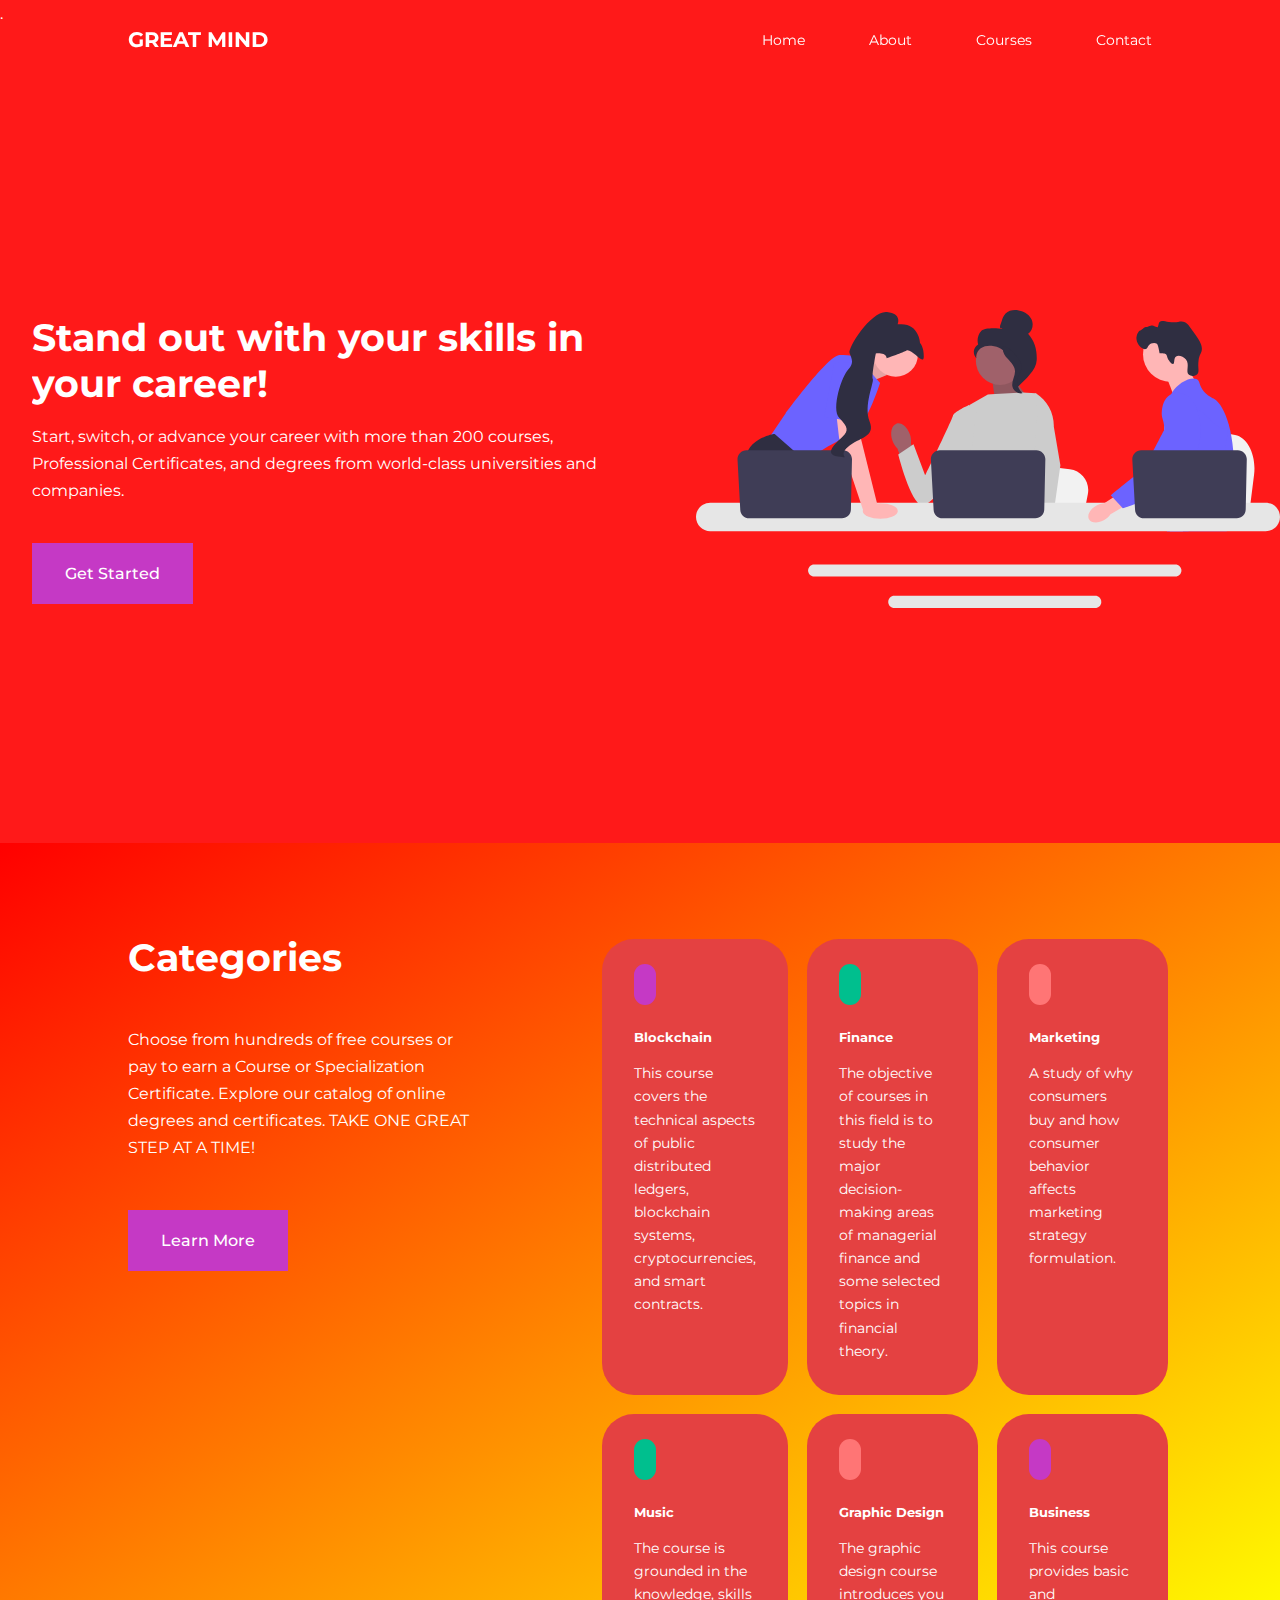
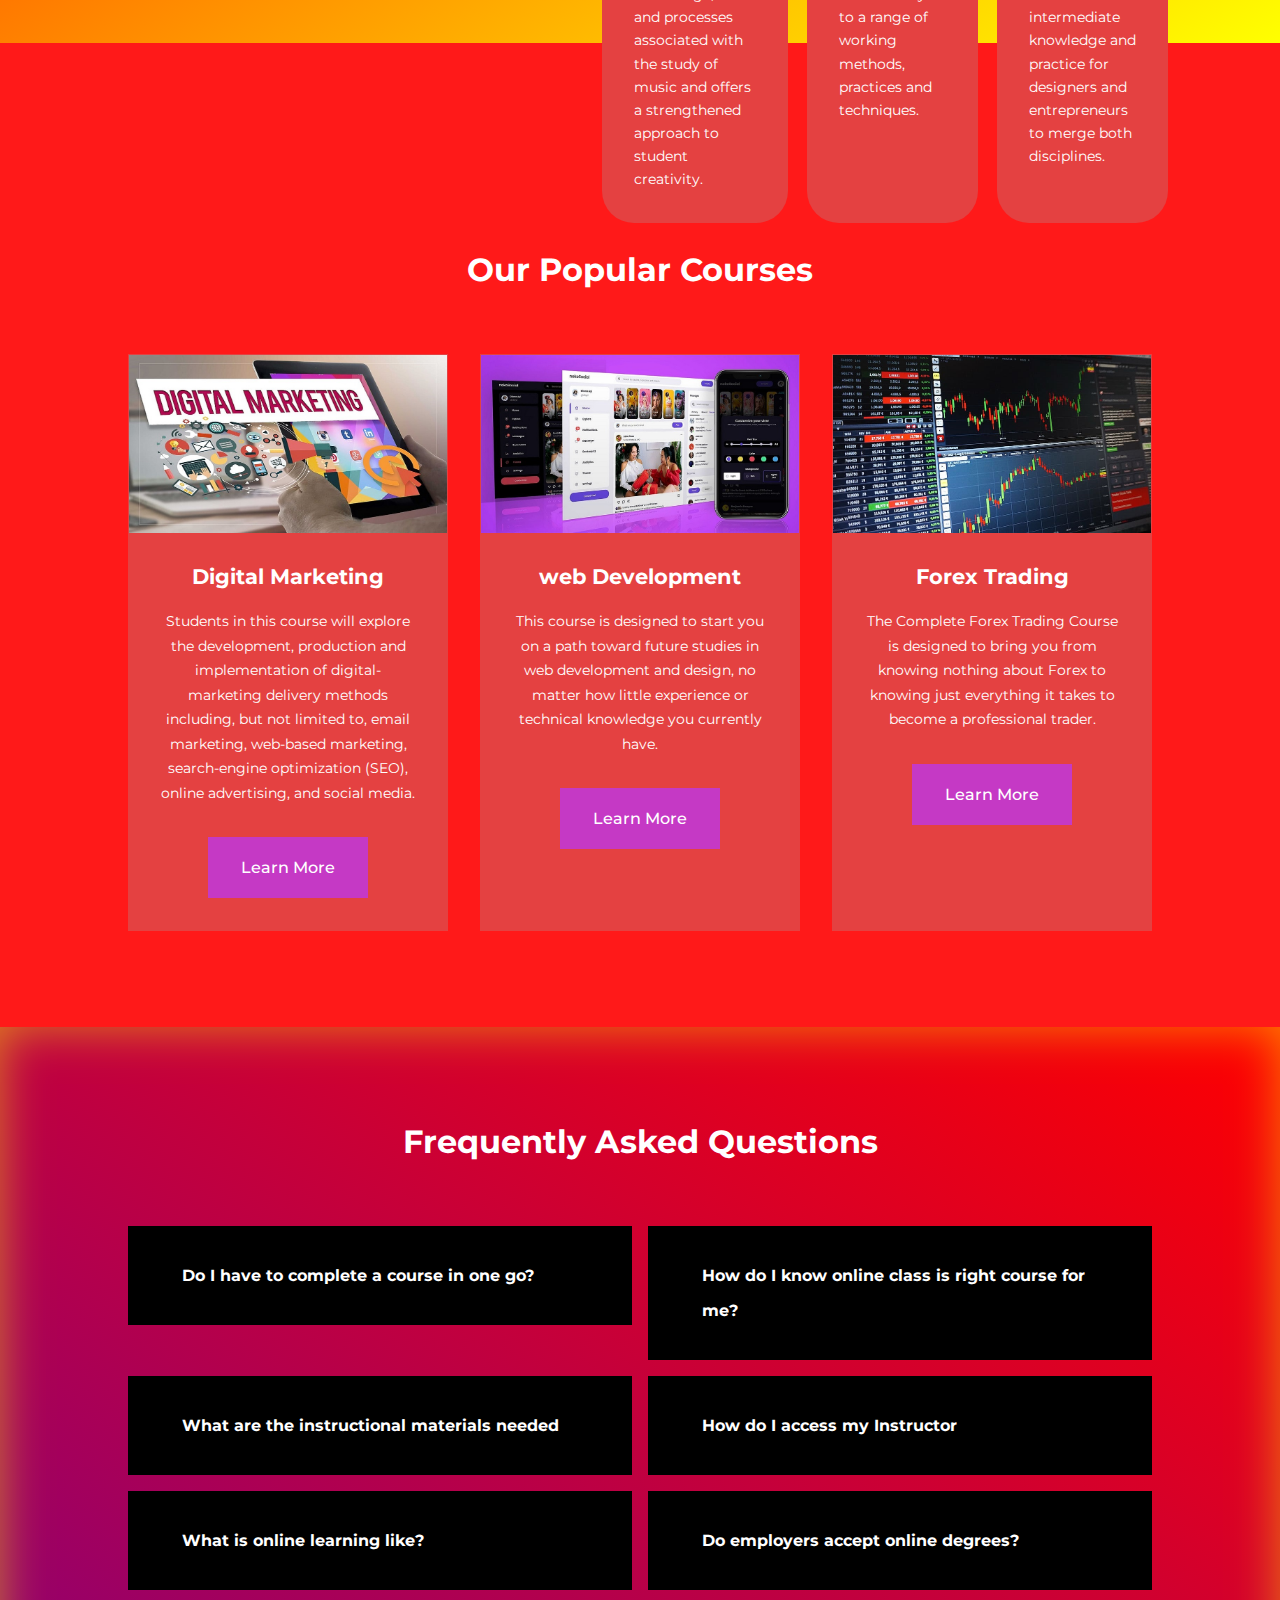
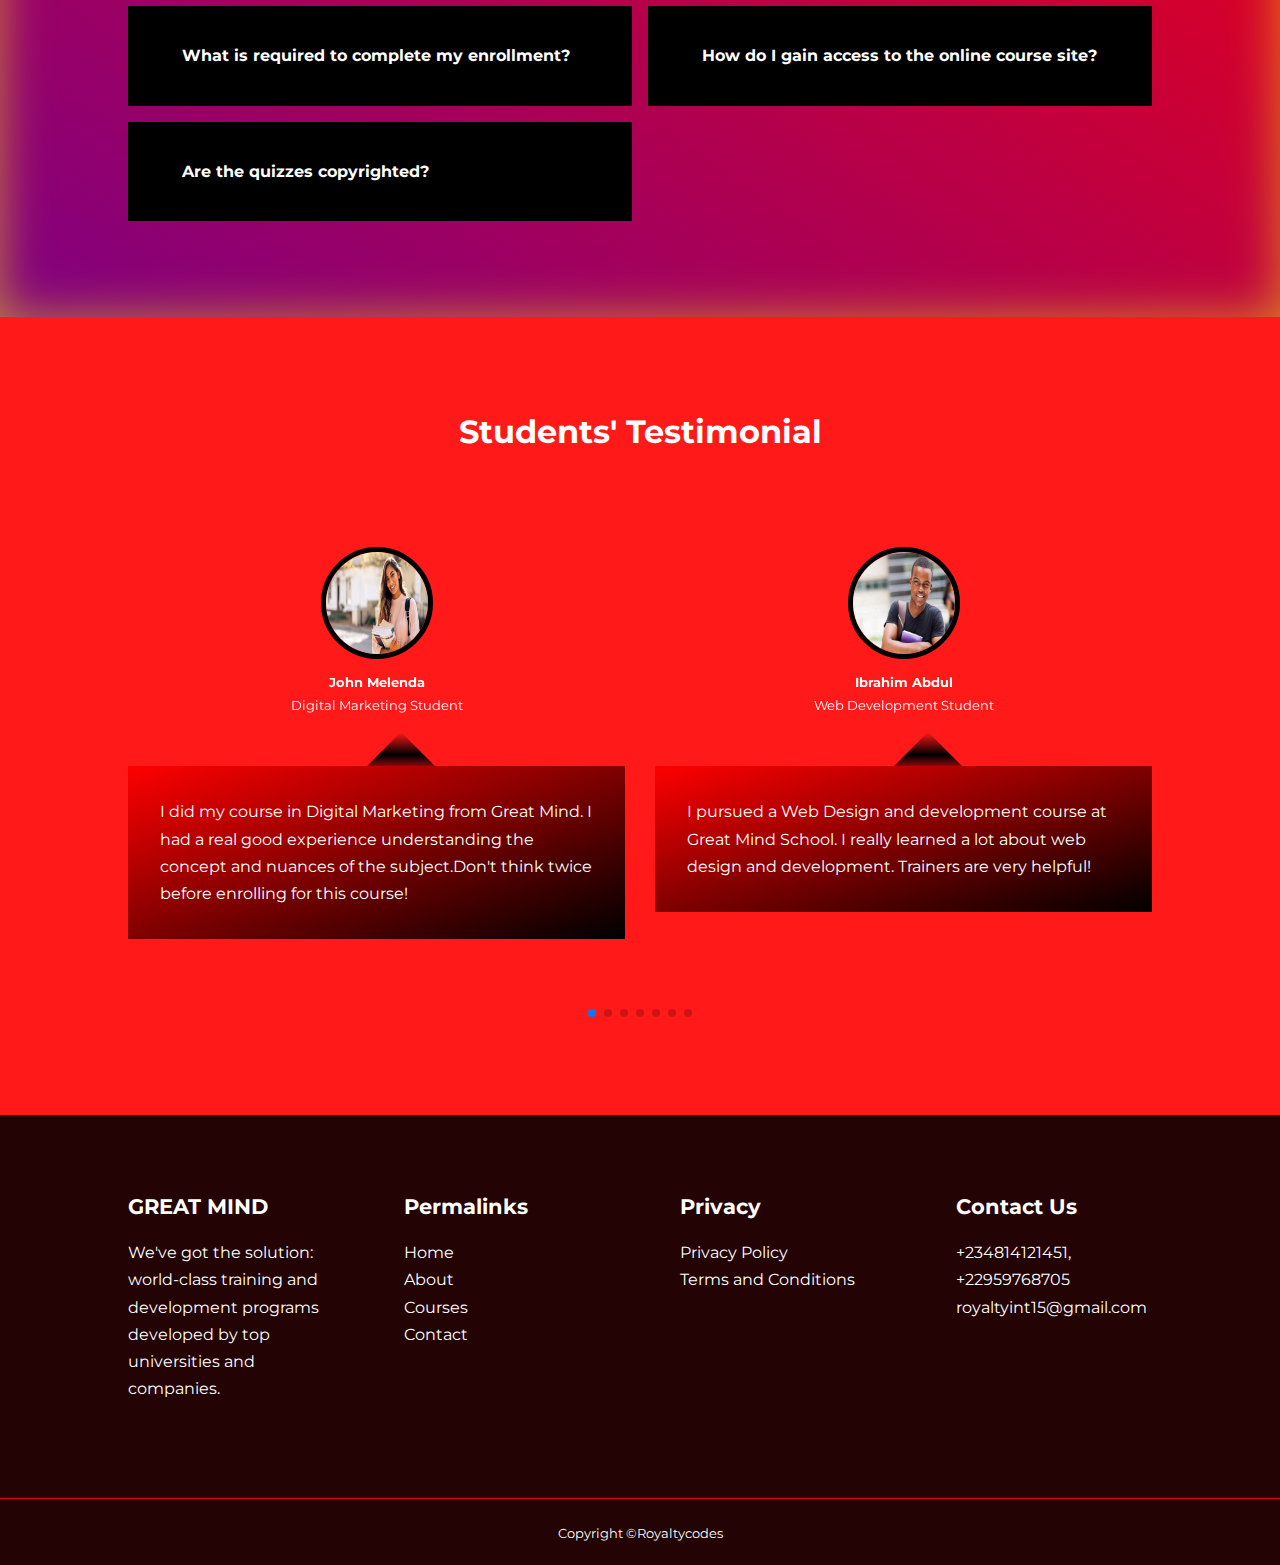
<file: index.html>
<!DOCTYPE html>
<html lang="en">
<head>
    <meta charset="UTF-8">
    <meta http-equiv="X-UA-Compatible" content="IE=edge">
    <meta name="viewport" content="width=device-width, initial-scale=1.0">
    <title>Great Mind School</title>

    <!-- ICON SCOUT-->
    <link rel="stylesheet" href="https://unicons.iconscout.com/release/v4.0.0/css/line.css">.

    <!--GOOGLE FONT-->
    <link rel="preconnect" href="https://fonts.googleapis.com">
<link rel="preconnect" href="https://fonts.gstatic.com" crossorigin>
<link href="https://fonts.googleapis.com/css2?family=Montserrat:wght@300;400;500;600;700;800;900&family=Ubuntu&display=swap" rel="stylesheet">

<!--SWIPER JS-->
<link
  rel="stylesheet"
  href="https://cdn.jsdelivr.net/npm/swiper@8/swiper-bundle.min.css"
/>



    <!--CSS-->
    <link rel="stylesheet" href="css/style.css">

    <!--ICON-->
<link rel="icon" href="fav.ico?v=2">
</head>
<body>
    <!--NAV BAR-->
    <nav>
        <div class="container nav__container">
            <a href="index.html"><h4>GREAT MIND</h4></a>
            <ul class="nav__menu">
                <li><a href="index.html">Home</a></li>
                <li><a href="about.html">About</a></li>
                <li><a href="course.html">Courses</a></li>
                <li><a href="contact.html">Contact</a></li>
            </ul>
             <button id="open-menu-btn"><i class="uil uil-bars"></i></button >
             <button id="close-menu-btn"><i class="uil uil-multiply"></i></button>
        </div>
    </nav>

    <!--HEADER-->
    <header>
        <div class="header__container">
           <div class="header__left">
               <h1>Stand out with your skills in your career!</h1>
               <p>Start, switch, or advance your career with more than 200 courses, Professional Certificates, and degrees from world-class universities and companies.</p>
               <a href="course.html" class="btn btn-primary">Get Started</a>
           </div>
           <div class="header__right">
                <div class="header__right-image">
                    <img src="./images/header-right.svg" alt="" >
                </div>
           </div>
    </div>
    </header>

<!--CATEGORIES-->
    <section class="categories" id="grad">
        <div class="container categories__container">
            <div class="categories__left">
                <h1>Categories</h1>
                <p>Choose from hundreds of free courses or pay to earn a Course or Specialization Certificate. Explore our catalog of online degrees and certificates. TAKE ONE GREAT STEP AT A TIME!</p>
                <a href="" class="btn">Learn More</a>
            </div>
            <div class="categories__right">
                <articles class="category">
                    <span class="category__icon"><i class="uil uil-bitcoin-circle"></i></span>
                    <h5>Blockchain</h5>
                    <p>This course covers the technical aspects of public distributed ledgers, blockchain systems, cryptocurrencies, and smart contracts.</p>
                </articles>
                <articles class="category">
                    <span class="category__icon"><i class="uil uil-usd-circle"></i></span>
                    <h5>Finance</h5>
                    <p>The objective of courses in this field is to study the major decision-making areas of managerial finance and some selected topics in financial theory.</p>
                </articles>
                <articles class="category">
                    <span class="category__icon"><i class="uil uil-megaphone"></i></span>
                    <h5>Marketing</h5>
                    <p>A study of why consumers buy and how consumer behavior affects marketing strategy formulation.</p>
                </articles>
                <articles class="category">
                    <span class="category__icon"><i class="uil uil-music"></i></span>
                    <h5>Music</h5>
                    <p>The course is grounded in the knowledge, skills and processes associated with the study of music and offers a strengthened approach to student creativity.</p>
                </articles>
                <articles class="category">
                    <span class="category__icon"><i class="uil uil-palette"></i></span>
                    <h5>Graphic Design</h5>
                    <p> The graphic design course introduces you to a range of working methods, practices and techniques.</p>
                </articles>
                <articles class="category">
                    <span class="category__icon"><i class="uil uil-puzzle-piece"></i></span>
                    <h5>Business</h5>
                    <p>This course provides basic and intermediate knowledge and practice for designers and entrepreneurs to merge both disciplines.</p>
                </articles>
            </div>
        </div>
    </section>


    <!--COURSES-->
    <section class="courses">
        <h2>Our Popular Courses</h2>
         <div class="container courses__container">
            <articles class="course">
                <div class="course__image">
                    <img src="./images/course-2.jpg" alt="">
                </div>
                <div class="course__info">
                    <h4>Digital Marketing</h4>
                <p>Students in this course will explore the development, production and implementation of digital-marketing delivery methods including, but not limited to, email marketing, web-based marketing, search-engine optimization (SEO), online advertising, and social media.</p>
                <a href="course.html" class="btn btn-primary">Learn More</a>
                </div>
                
            </articles>

            <articles class="course">
                <div class="course__image">
                    <img src="./images/course-1.jpg" alt="">
                </div> 
                <div class="course__info">
                    <h4>web Development</h4>
                <p>This course is designed to start you on a path toward future studies in web development and design, no matter how little experience or technical knowledge you currently have.</p>
                <a href="course.html" class="btn btn-primary">Learn More</a>
                </div>
            </articles>

            <articles class="course">
                <div class="course__image">
                    <img src="./images/course-3.jpg" alt="">
                </div>
                <div class="course__info">
                    <h4>Forex Trading</h4>
                <p>The Complete Forex Trading Course is designed to bring you from knowing nothing about Forex to knowing just everything it takes to become a professional trader.</p>
                <a href="course.html" class="btn btn-primary">Learn More</a>
                </div> 
            </articles>
         </div>
    </section>

    <!--FREQUENTLY ASKED QUESTIONS-->
    <section class="faqs">
        <h2>Frequently Asked Questions</h2>
<div class="container faqs__container">
    <article class="faq ">
        <div class="faq__icon"><i class="uil uil-plus"></i></div>
        <div class="question__answer">
            <h4> Do I have to complete a course in one go?</h4>
            <p> No, you can visit it at anytime, wherever you are. Each course is made up of a number of individual modules which enables you to complete it in your own time and at times convenient to you. If you wish to return to the course at the point you last left it at, please ensure you use the same device to access the course and do not clear your cache in between visits.</p>
        </div>

    </article>

    <article class="faq">
        <div class="faq__icon"><i class="uil uil-plus"></i></div>
        <div class="question__answer">
            <h4>How do I know online class is right course for me?</h4>
           <p> Online learning places a tremendous amount of responsibility on a student. If you thrive in an environment of personal responsibility, can stay organized and can juggle multiple assignments at once, then online learning might be a great fit.</p>
        
        </div>

    </article>

    <article class="faq">
        <div class="faq__icon"><i class="uil uil-plus"></i></div>
        <div class="question__answer">
            <h4>What are the instructional materials needed</h4>
            <p>You will need a computer, a high speed Internet connection, a newer version of a web browser, and access to common tools and software like word processors, email, etc. Some courses may have other software or technology requirements as well.</p>
        </div>

    </article>

    <article class="faq">
        <div class="faq__icon"><i class="uil uil-plus"></i></div>
        <div class="question__answer">
            <h4>How do I access my Instructor</h4>
            <p>Instructors stay in touch with your Online Learning students in a variety of ways, depending on the course design. Your instructor will explain the best way to reach him or her within the course home pages. You may communicate with your instructor through discussion groups, bulletin boards, chat rooms, assignment submissions, through email, or by telephone.</p>
        </div>

    </article>

    <article class="faq">
        <div class="faq__icon"><i class="uil uil-plus"></i></div>
        <div class="question__answer">
            <h4> What is online learning like?</h4>
            <p>Recent reports detail just how quickly colleges adopted online learning. According to the Babson Survey Research Group, university and student participation in online education is at an all-time high. Even some of the largest and most prestigious universities now offer online degrees. Despite its growing popularity, online education is still relatively new, and many students and academics are completely unacquainted with it. Questions and concerns are normal. This page addresses some of the most frequently asked questions about online degree programs. All answers are thoroughly researched; we include links to relevant studies whenever possible.</p>
        </div>

    </article>

    <article class="faq">
        <div class="faq__icon"><i class="uil uil-plus"></i></div>
        <div class="question__answer">
            <h4> Do employers accept online degrees?</h4>
            <p>All new learning innovations are met with some degree of scrutiny, but skepticism subsides as methods become more mainstream. Such is the case for online learning. Studies indicate employers who are familiar with online degrees tend to view them more favorably, and more employers are acquainted with them than ever before. The majority of colleges now offer online degrees, including most public, not-for-profit, and Ivy League universities. Online learning is also increasingly prevalent in the workplace as more companies invest in web-based employee training and development programs.</p>
        </div>

    </article>

    <article class="faq">
        <div class="faq__icon"><i class="uil uil-plus"></i></div>
        <div class="question__answer">
            <h4>What is required to complete my enrollment?</h4>
            <p>Admission requirements vary by program. It is best to consult the program's homepage and the admissions procedures to determine the exact credentials required for your specific program.</p>
        </div>

    </article>

    <article class="faq">
        <div class="faq__icon"><i class="uil uil-plus"></i></div>
        <div class="question__answer">
            <h4>How do I gain access to the online course site?</h4>
            <p>You will receive a confirmation email after registering for a course that will include a link to access the course through our online instructional platform. If you are new to NASFAA U courses, you will be prompted to set up an account during the first sign-in process. Once you have logged in, you can create your profile, and upload a photo of yourself. This profile is only used on the NASFAA U online course platform during online courses.</p>
        </div>

    </article>

    <article class="faq ">
        <div class="faq__icon"><i class="uil uil-plus"></i></div>
        <div class="question__answer">
            <h4>Are the quizzes copyrighted?</h4>
            <p>All of our quizzes are subject to copyright restriction however we allow our subscribers to print the quizzes. All that we ask is that they are reproduced in the exact form that our software generates (every sheet must show the Education Quizzes details at the bottom of the quiz). Use of any of the materials without showing the Education Quizzes details is a breach of our copyright. Legal action will be taken against any school that uses the quizzes without our express permission. After all, we have to make a living!</p>
        </div>

    </article>
</div>
  </section>

 <!--TESTIMONIAL-->

  <section class="container testimonial__container mySwiper">
    <h2>Students' Testimonial</h2>
    <div class="swiper-wrapper">
        <article class="testimonial swiper-slide">
            <div class="avatar">
                <img src="./images/avatar-1.jpg" alt="">
            </div>
            <div class="testimonial__info">
                <h5>John Melenda</h5>
                <small>Digital Marketing Student</small>
            </div>
            <div class="testimonial__body">
                <p>I did my course in Digital Marketing from Great Mind. I had a real good experience understanding the concept and nuances of the subject.Don't think twice before enrolling for this course! </p>
            </div>
        </article>
   

        <article class="testimonial swiper-slide">
            <div class="avatar">
                <img src="./images/avatar-2-2.jpg" alt="">
            </div>
            <div class="testimonial__info">
                <h5>Ibrahim Abdul</h5>
                <small>Web Development Student</small>
            </div>
            <div class="testimonial__body">
                <p>I pursued a Web Design and development course at Great Mind School. I really learned a lot about web design and development. Trainers are very helpful!</p>
            </div>
        </article>
    

        <article class="testimonial swiper-slide">
            <div class="avatar">
                <img src="./images/avatar-3.jpg" alt="">
            </div>
            <div class="testimonial__info">
                <h5>Boris Jane</h5>
                <small>Graphic Design Student</small>
            </div>
            <div class="testimonial__body">
                <p>Once I found out that Great Mind online classes on Graphic Design, I jumped at the chance and took courses in Photoshop, Illustrator and entry-level Graphic Design and truthfully, I don't regret it!</p>
            </div>
        </article>

        <article class="testimonial swiper-slide">
            <div class="avatar">
                <img src="./images/avatar-4.jpg" alt="">
            </div>
            <div class="testimonial__info">
                <h5>Adetola Fumilayo</h5>
                <small>Content Creation Student</small>
            </div>
            <div class="testimonial__body">
                <p>A very informative and eye opening training session. Deborah is the perfect presenter and I highly recommend any of the courses offered.</p>
            </div>
        </article>

        <article class="testimonial swiper-slide">
            <div class="avatar">
                <img src="./images/avatar-5.jpg" alt="">
            </div>
            <div class="testimonial__info">
                <h5>Walter Ray</h5>
                <small>Forex Student</small>
            </div>
            <div class="testimonial__body">
                <p>I ordered and received your course about two months ago. I've been trading according to your method ever since. The Pivot System is just amazing.</p>
            </div>
        </article>

        <article class="testimonial swiper-slide">
            <div class="avatar">
                <img src="./images/avatar-6.jpg" alt="">
            </div>
            <div class="testimonial__info">
                <h5>Dugbo Samuel</h5>
                <small>Music Production Student</small>
            </div>
            <div class="testimonial__body">
                <p>For years I have been producing tracks and attending classes at various schools to improve my mixes. At MPA I finally found the lessons I was looking for!</p>
            </div>
        </article>

        <article class="testimonial swiper-slide">
            <div class="avatar">
                <img src="./images/avatar-7.jpg" alt="">
            </div>
            <div class="testimonial__info">
                <h5>Migan Jonathan</h5>
                <small>Phython Student</small>
            </div>
            <div class="testimonial__body">
                <p>This is an excellent class for an intro to python. Art is helpful and works with the students specific to everyone's experience and pace.</p>
            </div>
        </article>

        <article class="testimonial swiper-slide">
            <div class="avatar">
                <img src="./images/avatar-8.jpg" alt="">
            </div>
            <div class="testimonial__info">
                <h5>Clinton James</h5>
                <small>Music Student</small>
            </div>
            <div class="testimonial__body">
                <p>This was a great course! I can't believe how much I learned in one weekend. Peter is a great instructor. I will definitely take more classes!</p>
            </div>
        </article>
    </div>
    <div class="swiper-pagination"></div>
  </section>
 

  <!--FOOTER-->
 <footer>
<div class="container footer__container">
<div class="footer__1">
<a href="index.html" class="footer__logo"><h4>GREAT MIND</h4></a>
<P>We've got the solution: world-class training and development programs developed by top universities and companies. </P>
</div>

<div class="footer__2">
<h4>Permalinks</h4>
<ul class="permalinks">
    <li><a href="index.html">Home</a></li>
    <li><a href="about.html">About</a></li>
    <li><a href="course.html">Courses</a></li>
    <li><a href="contact.html">Contact</a></li>
</ul>
</div>

<div class="footer__3">
    <h4>Privacy</h4>
    <ul class="privacy">
        <li><a href="a">Privacy Policy</a></li>
        <li><a href="a">Terms and Conditions</a></li>
        <li><a href="Refund Policy"></a></li>
    </ul>
</div>

<div class="footer__4">
    <h4>Contact Us</h4>
    <div>
        <p>+234814121451, +22959768705</p>
        <p>royaltyint15@gmail.com</p>
    </div>
    <ul class="footer__socials">
        <li><a href="a"><i class="uil uil-facebook-f"></i></a></li>

        <li><a href="a"><i class="uil uil-instagram-alt"></i></a></li>

        <li><a href="a"><i class="uil uil-twitter"></i></a></li>
        
        <li><a href="a"><i class="uil uil-linkedin-alt"></i></a></li>
    </ul>
    
</div>

</div>
<div class="footer__copyright">
    <small>Copyright &copy;Royaltycodes</small>
</div>
 </footer>
  <!--SWIPER JS-->
  <script src="https://cdn.jsdelivr.net/npm/swiper@8/swiper-bundle.min.js"></script>

<!--JAVASCRIPT-->
    <script src="./main.js"> </script>

    <script>
        var swiper = new Swiper(".mySwiper", {
    slidesPerView: 1,
    spaceBetween: 30,
    pagination: {
      el: ".swiper-pagination",
      clickable: true,
    },
    // When window width is >= 600px
    breakpoints: {
        600:{
            slidesPerView: 2,
        }
    }
  });
    </script>
</body>
</html>
</file>
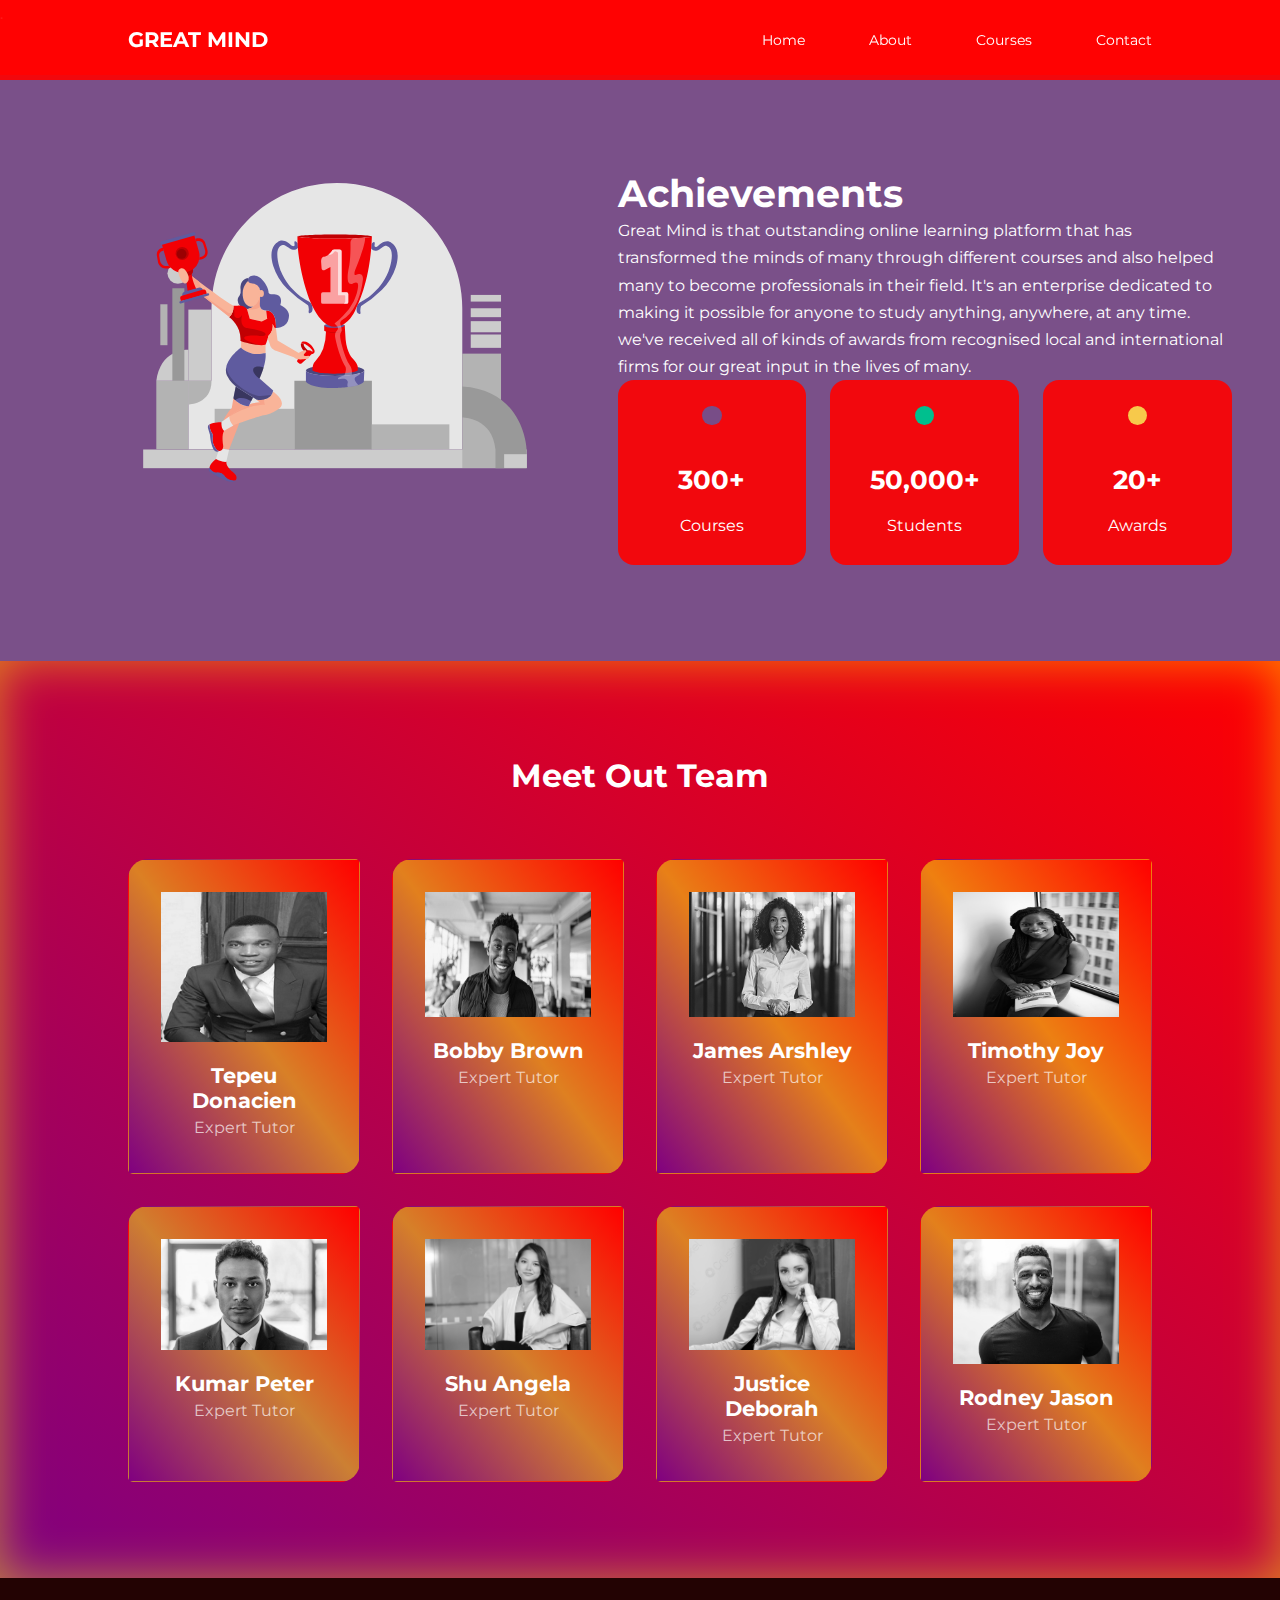
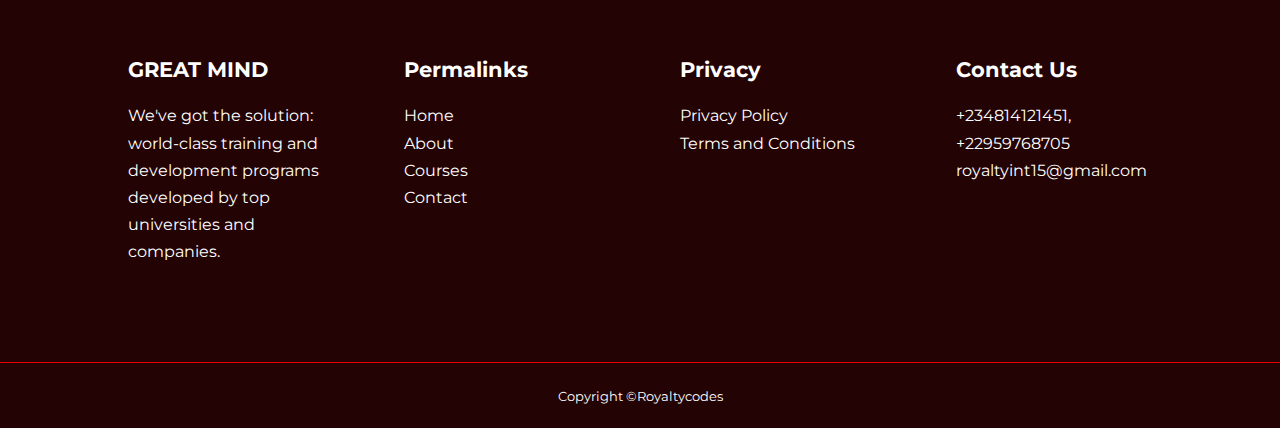
<file: about.html>
<!DOCTYPE html>
<html lang="en">
<head>
    <meta charset="UTF-8">
    <meta http-equiv="X-UA-Compatible" content="IE=edge">
    <meta name="viewport" content="width=device-width, initial-scale=1.0">
    <title>Great Mind School</title>

    <!-- ICON SCOUT-->
    <link rel="stylesheet" href="https://unicons.iconscout.com/release/v4.0.0/css/line.css">.

    <!--GOOGLE FONT-->
    <link rel="preconnect" href="https://fonts.googleapis.com">
<link rel="preconnect" href="https://fonts.gstatic.com" crossorigin>
<link href="https://fonts.googleapis.com/css2?family=Montserrat:wght@300;400;500;600;700;800;900&family=Ubuntu&display=swap" rel="stylesheet">


    <!--ICON-->
    <link rel="icon" href="fav.ico?v=2">

    <!--CSS-->
    <link rel="stylesheet" href="css/style.css">
    <link rel="stylesheet" href="css/about.css">

</head>
<body>
    <!--NAV BAR-->
    <nav>
        <div class="container nav__container">
            <a href="index.html"><h4>GREAT MIND</h4></a>
            <ul class="nav__menu">
                <li><a href="index.html">Home</a></li>
                <li><a href="about.html">About</a></li>
                <li><a href="course.html">Courses</a></li>
                <li><a href="contact.html">Contact</a></li>
            </ul>
             <button id="open-menu-btn"><i class="uil uil-bars"></i></button >
             <button id="close-menu-btn"><i class="uil uil-multiply"></i></button>
        </div>
    </nav>

    
     <!--ACHIEVEMENTS-->

    <section class="about__achievements">
        <div class="container about__achievements-container">
            <div class="about__achievement-left">
                <img src="./images/about-achievement.svg" alt="">
            </div>
            <div class="about__achievement-right">
                <h1>Achievements</h1>
                <p class="achievement-long-p">
                    Great Mind is that outstanding online learning platform that has transformed the minds of many through different courses and also helped many to become professionals in their field. It's an enterprise dedicated to making it possible for anyone to study anything, anywhere, at any time. we've received all of kinds of awards from recognised local and international firms for our great input in the lives of many.
                </p>
                <div class="achievements__cards">
                    <article class="achievement__card">
                        <span class="achievement__icon">
                            <i class="uil uil-video"></i>
                        </span>
                        <h3>300+</h3>
                        <p>Courses</p>
                    </article>

                    <article class="achievement__card">
                        <span class="achievement__icon">
                            <i class="uil uil-users-alt"></i>
                        </span>
                        <h3>50,000+</h3>
                        <p>Students</p>
                    </article>

                    <article class="achievement__card">
                        <span class="achievement__icon">
                            <i class="uil uil-trophy"></i>
                        </span>
                        <h3>20+</h3>
                        <p>Awards</p>
                    </article>
                </div>
            </div>
        </div>
    </section>

     <!--OUR TEAMS-->
     <section class="team">
        <h2>Meet Out Team</h2>
        <div class="container team__container">
            <article class="team__member">
                <div class="team__member-image">
                    <img src="./images/team-1.jpg" alt="">
                </div>
                <div class="team__member-info">
                    <h4>Tepeu Donacien</h4>
                    <p>Expert Tutor</p>
                </div>
                <div class="team__member-socials">
                    <a href="https://instagram.com" target="_blank"><i class="uil uil-instagram"></i></a>
                    <a href="https://twitter.com" target="_blank"><i class="uil uil-twitter-alt"></i></a>
                    <a href="https://linkedin.com" target="_blank"><i class="uil uil-linkedin-alt"></i></a>
                </div>
            </article>

            <article class="team__member">
                <div class="team__member-image">
                    <img src="./images/team-3.jpg" alt="">
                </div>
                <div class="team__member-info">
                    <h4>Bobby Brown</h4>
                    <p>Expert Tutor</p>
                </div>
                <div class="team__member-socials">
                    <a href="https://instagram.com" target="_blank"><i class="uil uil-instagram"></i></a>
                    <a href="https://twitter.com" target="_blank"><i class="uil uil-twitter-alt"></i></a>
                    <a href="https://linkedin.com" target="_blank"><i class="uil uil-linkedin-alt"></i></a>
                </div>
            </article>

            <article class="team__member">
                <div class="team__member-image">
                    <img src="./images/team-5.jpg" alt="">
                </div>
                <div class="team__member-info">
                    <h4>James Arshley</h4>
                    <p>Expert Tutor</p>
                </div>
                <div class="team__member-socials">
                    <a href="https://instagram.com" target="_blank"><i class="uil uil-instagram"></i></a>
                    <a href="https://twitter.com" target="_blank"><i class="uil uil-twitter-alt"></i></a>
                    <a href="https://linkedin.com" target="_blank"><i class="uil uil-linkedin-alt"></i></a>
                </div>
            </article>

            <article class="team__member">
                <div class="team__member-image">
                    <img src="./images/team-7.jpg" alt="">
                </div>
                <div class="team__member-info">
                    <h4>Timothy Joy</h4>
                    <p>Expert Tutor</p>
                </div>
                <div class="team__member-socials">
                    <a href="https://instagram.com" target="_blank"><i class="uil uil-instagram"></i></a>
                    <a href="https://twitter.com" target="_blank"><i class="uil uil-twitter-alt"></i></a>
                    <a href="https://linkedin.com" target="_blank"><i class="uil uil-linkedin-alt"></i></a>
                </div>
            </article>

            <article class="team__member">
                <div class="team__member-image">
                    <img src="./images/team-2.jpg" alt="">
                </div>
                <div class="team__member-info">
                    <h4>Kumar Peter</h4>
                    <p>Expert Tutor</p>
                </div>
                <div class="team__member-socials">
                    <a href="https://instagram.com" target="_blank"><i class="uil uil-instagram"></i></a>
                    <a href="https://twitter.com" target="_blank"><i class="uil uil-twitter-alt"></i></a>
                    <a href="https://linkedin.com" target="_blank"><i class="uil uil-linkedin-alt"></i></a>
                </div>
            </article>

            <article class="team__member">
                <div class="team__member-image">
                    <img src="./images/team-8.jpg" alt="">
                </div>
                <div class="team__member-info">
                    <h4>Shu Angela</h4>
                    <p>Expert Tutor</p>
                </div>
                <div class="team__member-socials">
                    <a href="https://instagram.com" target="_blank"><i class="uil uil-instagram"></i></a>
                    <a href="https://twitter.com" target="_blank"><i class="uil uil-twitter-alt"></i></a>
                    <a href="https://linkedin.com" target="_blank"><i class="uil uil-linkedin-alt"></i></a>
                </div>
            </article>

            <article class="team__member">
                <div class="team__member-image">
                    <img src="./images/team-6.jpg" alt="">
                </div>
                <div class="team__member-info">
                    <h4>Justice Deborah</h4>
                    <p>Expert Tutor</p>
                </div>
                <div class="team__member-socials">
                    <a href="https://instagram.com" target="_blank"><i class="uil uil-instagram"></i></a>
                    <a href="https://twitter.com" target="_blank"><i class="uil uil-twitter-alt"></i></a>
                    <a href="https://linkedin.com" target="_blank"><i class="uil uil-linkedin-alt"></i></a>
                </div>
            </article>

            <article class="team__member">
                <div class="team__member-image">
                    <img src="./images/team-4.jpg" alt="">
                </div>
                <div class="team__member-info">
                    <h4>Rodney Jason</h4>
                    <p>Expert Tutor</p>
                </div>
                <div class="team__member-socials">
                    <a href="https://instagram.com" target="_blank"><i class="uil uil-instagram"></i></a>
                    <a href="https://twitter.com" target="_blank"><i class="uil uil-twitter-alt"></i></a>
                    <a href="https://linkedin.com" target="_blank"><i class="uil uil-linkedin-alt"></i></a>
                </div>
            </article>

            
        </div>
     </section>


    
  <!--FOOTER-->
 <footer>
    <div class="container footer__container">
    <div class="footer__1">
    <a href="index.html" class="footer__logo"><h4>GREAT MIND</h4></a>
    <P>We've got the solution: world-class training and development programs developed by top universities and companies.</P>
    </div>
    
    <div class="footer__2">
    <h4>Permalinks</h4>
    <ul class="permalinks">
        <li><a href="index.html">Home</a></li>
        <li><a href="about.html">About</a></li>
        <li><a href="course.html">Courses</a></li>
        <li><a href="contact.html">Contact</a></li>
    </ul>
    </div>
    
    <div class="footer__3">
        <h4>Privacy</h4>
        <ul class="privacy">
            <li><a href="a">Privacy Policy</a></li>
            <li><a href="a">Terms and Conditions</a></li>
            <li><a href="Refund Policy"></a></li>
        </ul>
    </div>
    
    <div class="footer__4">
        <h4>Contact Us</h4>
        <div>
            <p>+234814121451, +22959768705</p>
            <p>royaltyint15@gmail.com</p>
        </div>
        <ul class="footer__socials">
            <li><a href="a"><i class="uil uil-facebook-f"></i></a></li>
    
            <li><a href="a"><i class="uil uil-instagram-alt"></i></a></li>
    
            <li><a href="a"><i class="uil uil-twitter"></i></a></li>
            
            <li><a href="a"><i class="uil uil-linkedin-alt"></i></a></li>
        </ul>
        
    </div>
    
    </div>
    <div class="footer__copyright">
        <small>Copyright &copy;Royaltycodes</small>
    </div>
     </footer>
     
    <!--JAVASCRIPT-->
        <script src="./main.js"> </script>
    </body>
    </html>
</file>
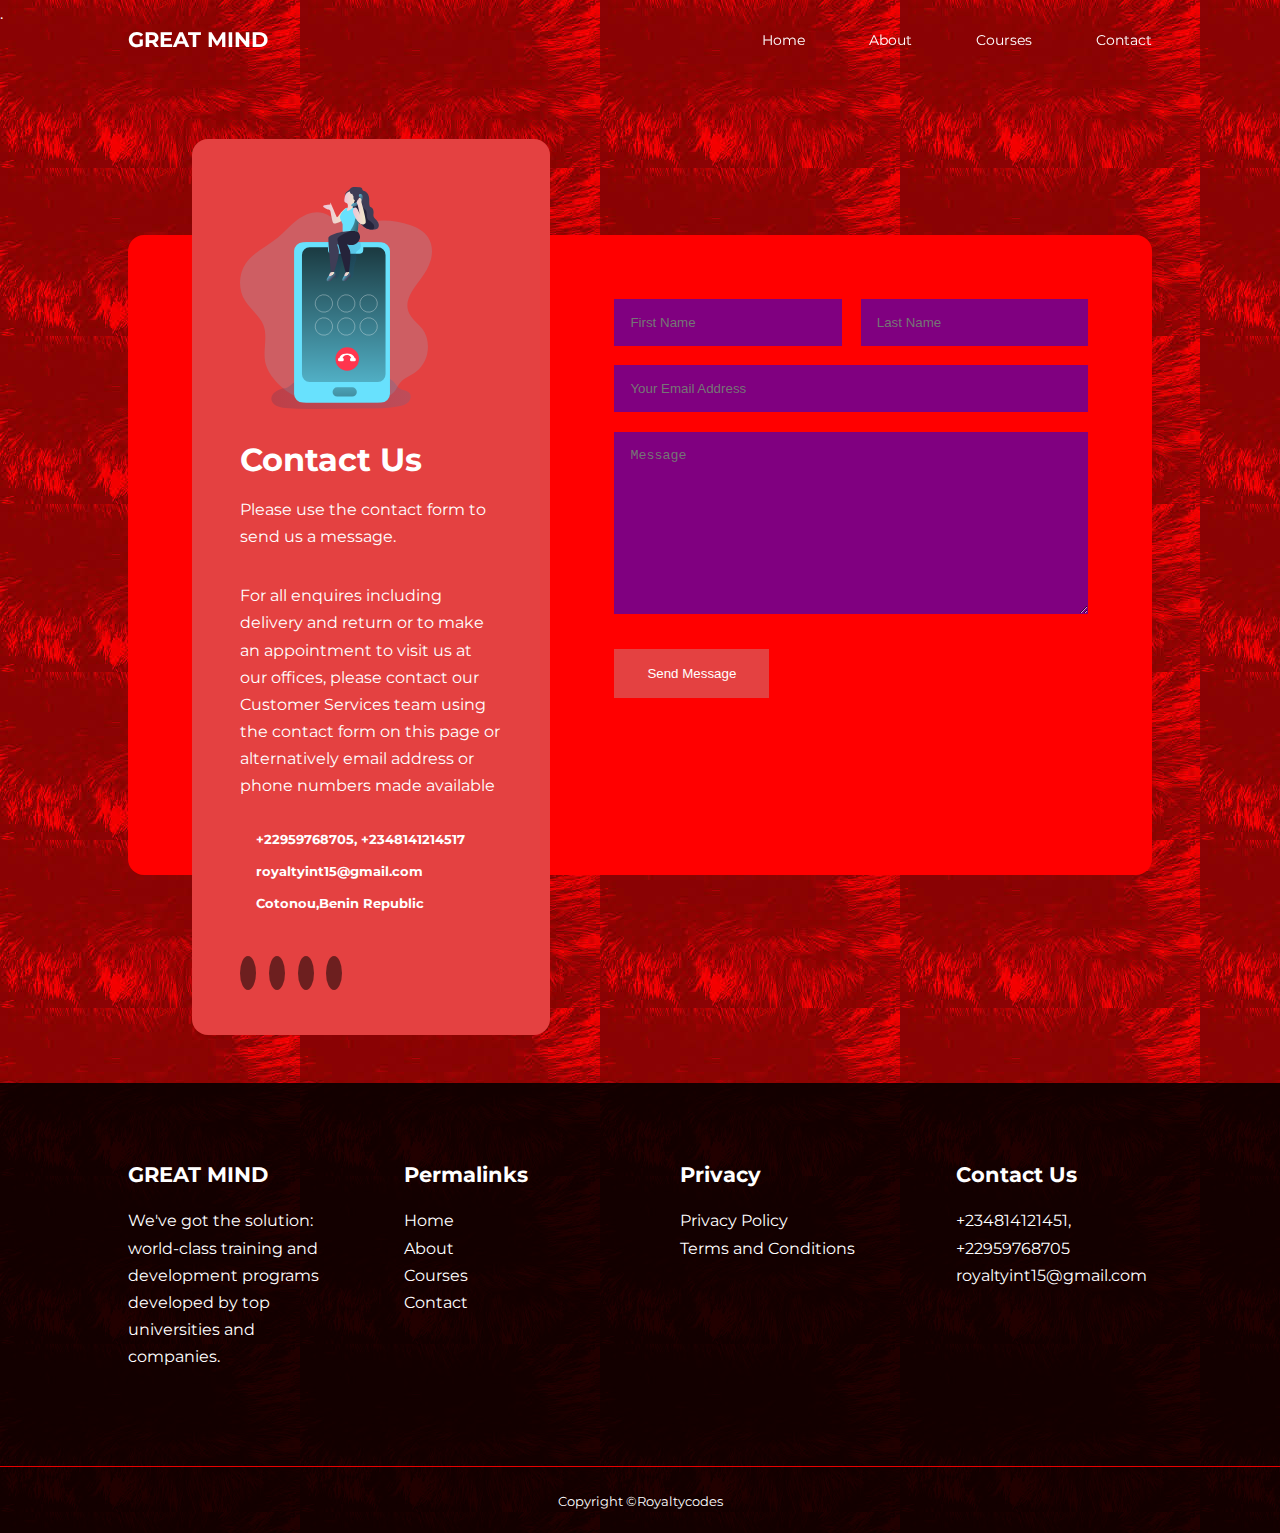
<file: contact.html>
<!DOCTYPE html>
<html lang="en">
<head>
    <meta charset="UTF-8">
    <meta http-equiv="X-UA-Compatible" content="IE=edge">
    <meta name="viewport" content="width=device-width, initial-scale=1.0">
    <title>Great Mind School</title>

    <!-- ICON SCOUT-->
    <link rel="stylesheet" href="https://unicons.iconscout.com/release/v4.0.0/css/line.css">.

    <!--GOOGLE FONT-->
    <link rel="preconnect" href="https://fonts.googleapis.com">
<link rel="preconnect" href="https://fonts.gstatic.com" crossorigin>
<link href="https://fonts.googleapis.com/css2?family=Montserrat:wght@300;400;500;600;700;800;900&family=Ubuntu&display=swap" rel="stylesheet">

<!--SWIPER JS-->
<link
  rel="stylesheet"
  href="https://cdn.jsdelivr.net/npm/swiper@8/swiper-bundle.min.css"
/>

    <!--ICON-->
    <link rel="icon" href="fav.ico?v=2">

    <!--CSS-->
    <link rel="stylesheet" href="css/style.css">
    <link rel="stylesheet" href="css/contact.css">

    <style>
        body{
            background-image: url("./images/bg-texture.jpeg");
        }
    </style>
    
</head>
<body>
    <!--NAV BAR-->
    <nav>
        <div class="container nav__container">
            <a href="index.html"><h4>GREAT MIND</h4></a>
            <ul class="nav__menu">
                <li><a href="index.html">Home</a></li>
                <li><a href="about.html">About</a></li>
                <li><a href="course.html">Courses</a></li>
                <li><a href="contact.html">Contact</a></li>
            </ul>
             <button id="open-menu-btn"><i class="uil uil-bars"></i></button >
             <button id="close-menu-btn"><i class="uil uil-multiply"></i></button>
        </div>
    </nav>

<section class="contact">
    <div class="container contact__container">
        <aside class="contact__aside">
            <div class="aside__image">
                <img src="/images/calling.svg" alt="">
            </div>
            <h2>Contact Us</h2>
            <p>Please use the contact form to send us a message.</p>

                <p>For all enquires including delivery and return or to make an appointment to visit us at our offices, please contact our Customer Services team using the contact form on this page or alternatively email address or phone numbers made available</p>
            <ul class="contact__details">
                <li>
                    <i class="uil uil-phone-times"></i>
                    <h5>+22959768705, +2348141214517</h5>
                </li>
                 <li>
                     <i class="uil uil-envelope"></i>
                     <h5>royaltyint15@gmail.com</h5>
                 </li>
                 <li>
                    <i class="uil uil-location-point"></i>
                    <h5>Cotonou,Benin Republic</h5>
                 </li>
            </ul>
            <ul class="contact__socials">
                <li> <a href="https://facebook.com"><i class="uil uil-facebook-f"></i></a></li>

                <li> <a href="https://instagram.com"><i class="uil uil-instagram"></i></a></li>

                <li> <a href="https://twitter.com"><i class="uil uil-twitter"></i></a></li>

                <li> <a href="https://linkedin.com"><i class="uil uil-linkedin-alt"></i></a></li>
            </ul>
        </aside>

        <form action="https://formspree.io/f/xdovnnvk" method="POST">
            <div class="form__name">
                <input type="text" name="first Name" placeholder="First Name" required>
                <input type="text" name="Last Name" placeholder="Last Name" required>
            </div>
            <input type="email" name="Email Address" placeholder="Your Email Address" required>
            <textarea name="message" rows="10" placeholder="Message" required></textarea>
            <button type="submit" class="btn btn-primary">Send Message</button>
        </form>
    </div>
</section>


<!--FOOTER-->
<footer>
    <div class="container footer__container">
    <div class="footer__1">
    <a href="index.html" class="footer__logo"><h4>GREAT MIND</h4></a>
    <P>We've got the solution: world-class training and development programs developed by top universities and companies.</P>
    </div>
    
    <div class="footer__2">
    <h4>Permalinks</h4>
    <ul class="permalinks">
        <li><a href="index.html">Home</a></li>
        <li><a href="about.html">About</a></li>
        <li><a href="course.html">Courses</a></li>
        <li><a href="contact.html">Contact</a></li>
    </ul>
    </div>
    
    <div class="footer__3">
        <h4>Privacy</h4>
        <ul class="privacy">
            <li><a href="a">Privacy Policy</a></li>
            <li><a href="a">Terms and Conditions</a></li>
            <li><a href="Refund Policy"></a></li>
        </ul>
    </div>
    
    <div class="footer__4">
        <h4>Contact Us</h4>
        <div>
            <p>+234814121451, +22959768705</p>
            <p>royaltyint15@gmail.com</p>
        </div>
        <ul class="footer__socials">
            <li><a href="a"><i class="uil uil-facebook-f"></i></a></li>
    
            <li><a href="a"><i class="uil uil-instagram-alt"></i></a></li>
    
            <li><a href="a"><i class="uil uil-twitter"></i></a></li>
            
            <li><a href="a"><i class="uil uil-linkedin-alt"></i></a></li>
        </ul>
        
    </div>
    
    </div>
    <div class="footer__copyright">
        <small>Copyright &copy;Royaltycodes</small>
    </div>
     </footer>
      <!--SWIPER JS-->
      <script src="https://cdn.jsdelivr.net/npm/swiper@8/swiper-bundle.min.js"></script>
    
    <!--JAVASCRIPT-->
        <script src="./main.js"> </script>
    
        <script>
            var swiper = new Swiper(".mySwiper", {
        slidesPerView: 1,
        spaceBetween: 30,
        pagination: {
          el: ".swiper-pagination",
          clickable: true,
        },
        // When window width is >= 600px
        breakpoints: {
            600:{
                slidesPerView: 2,
            }
        }
      });
        </script>
    </body>
    </html>
</file>
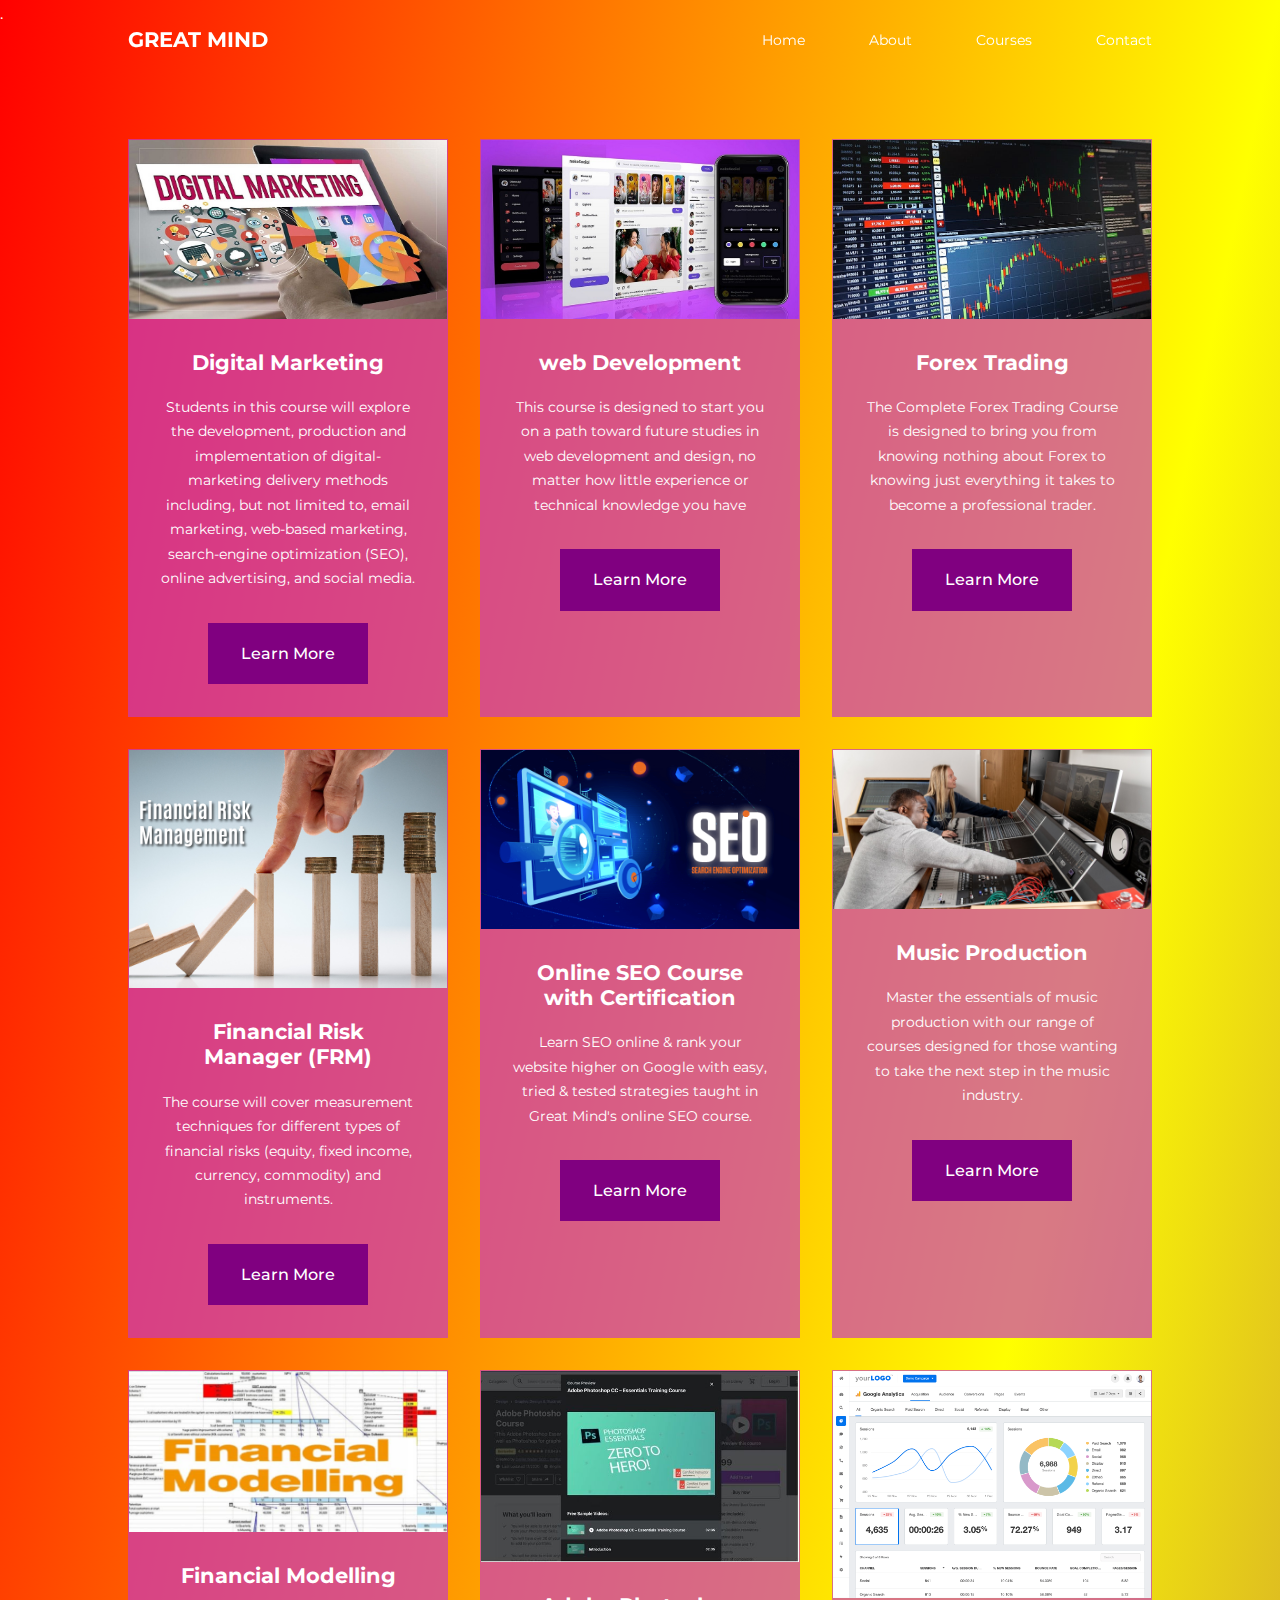
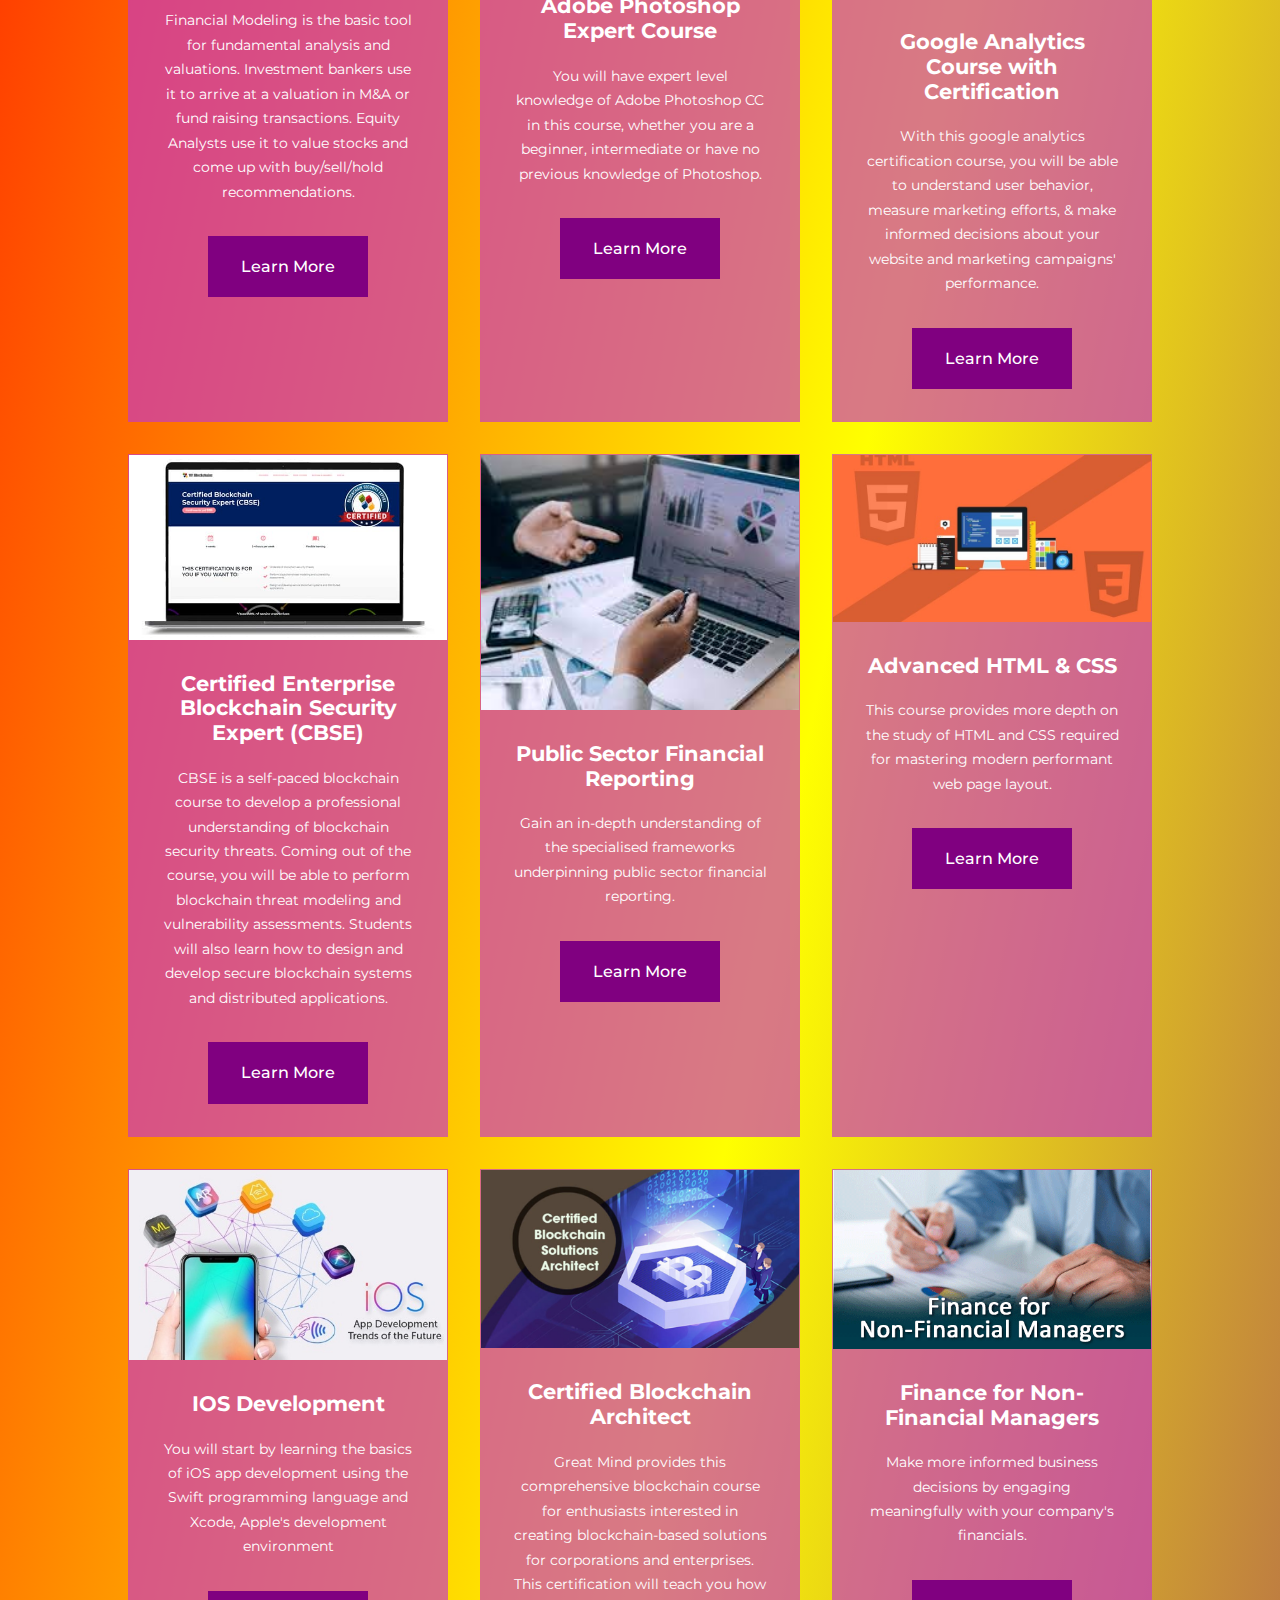
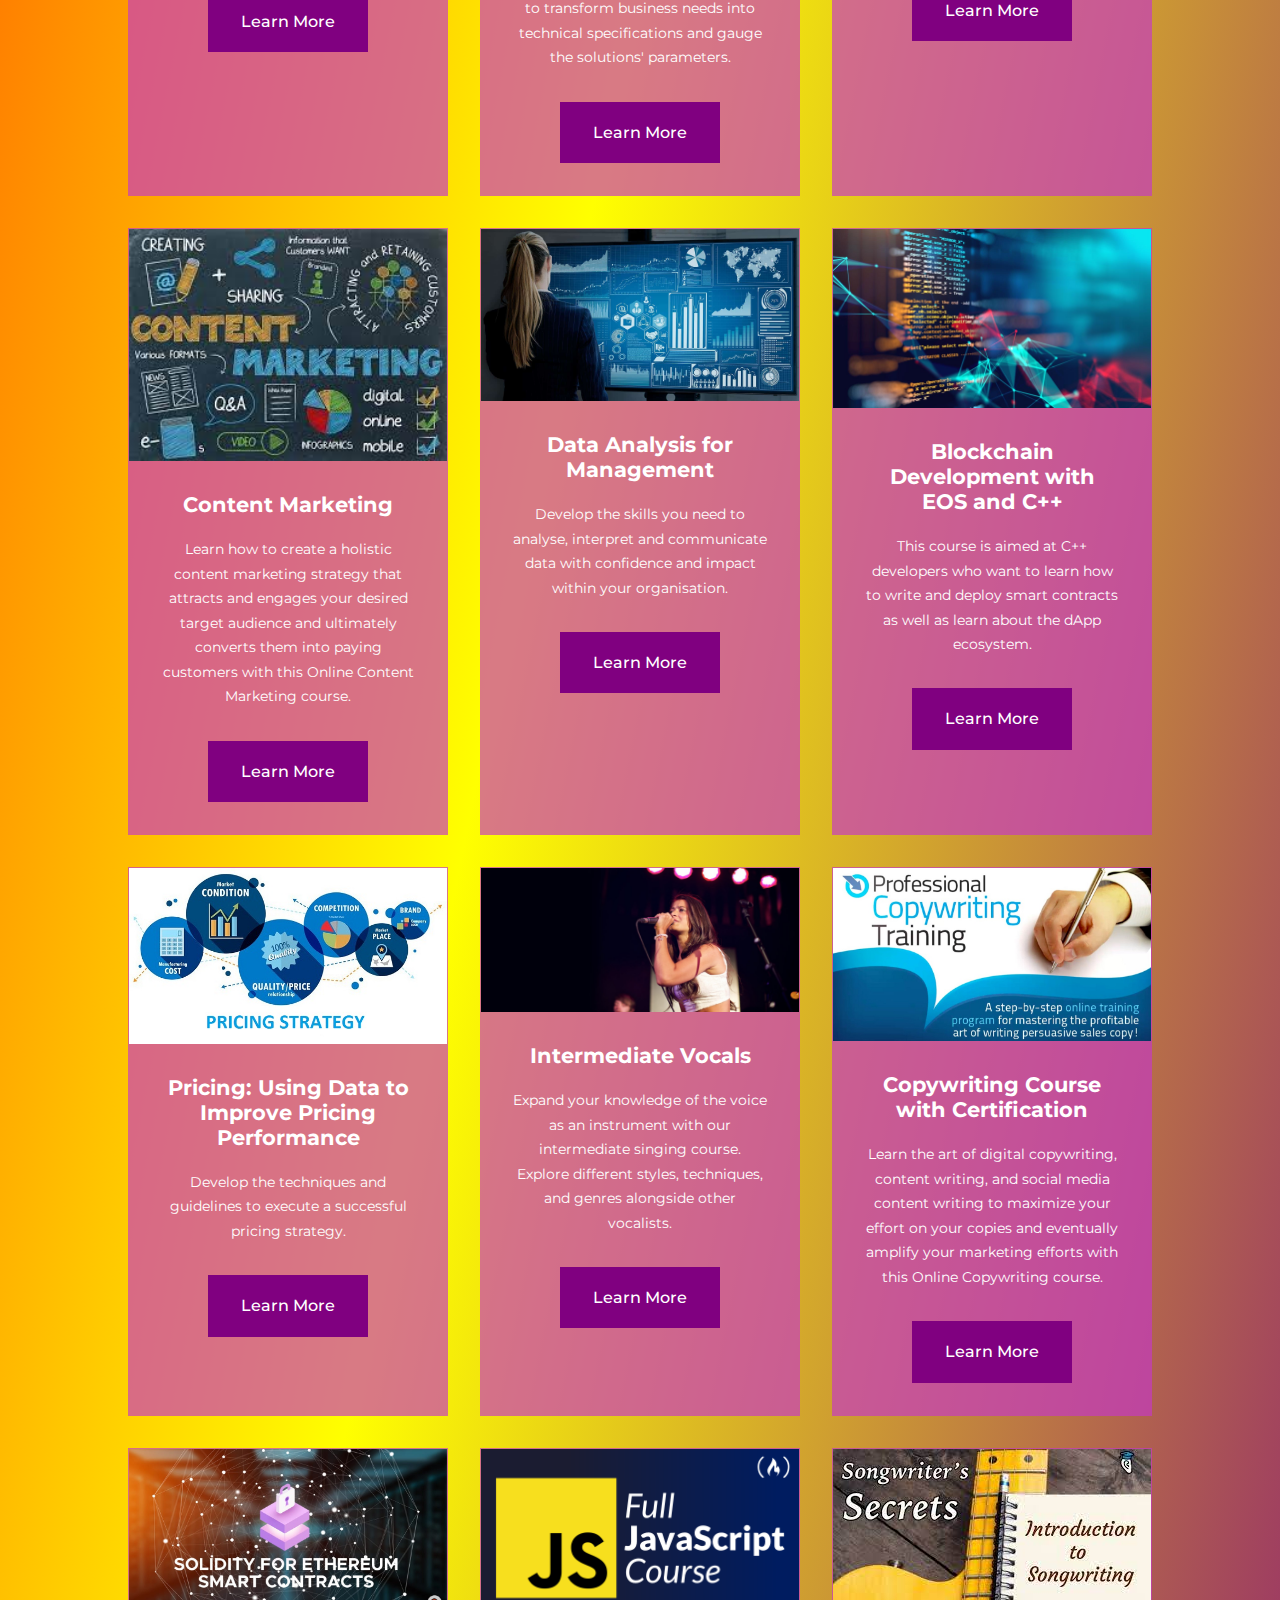
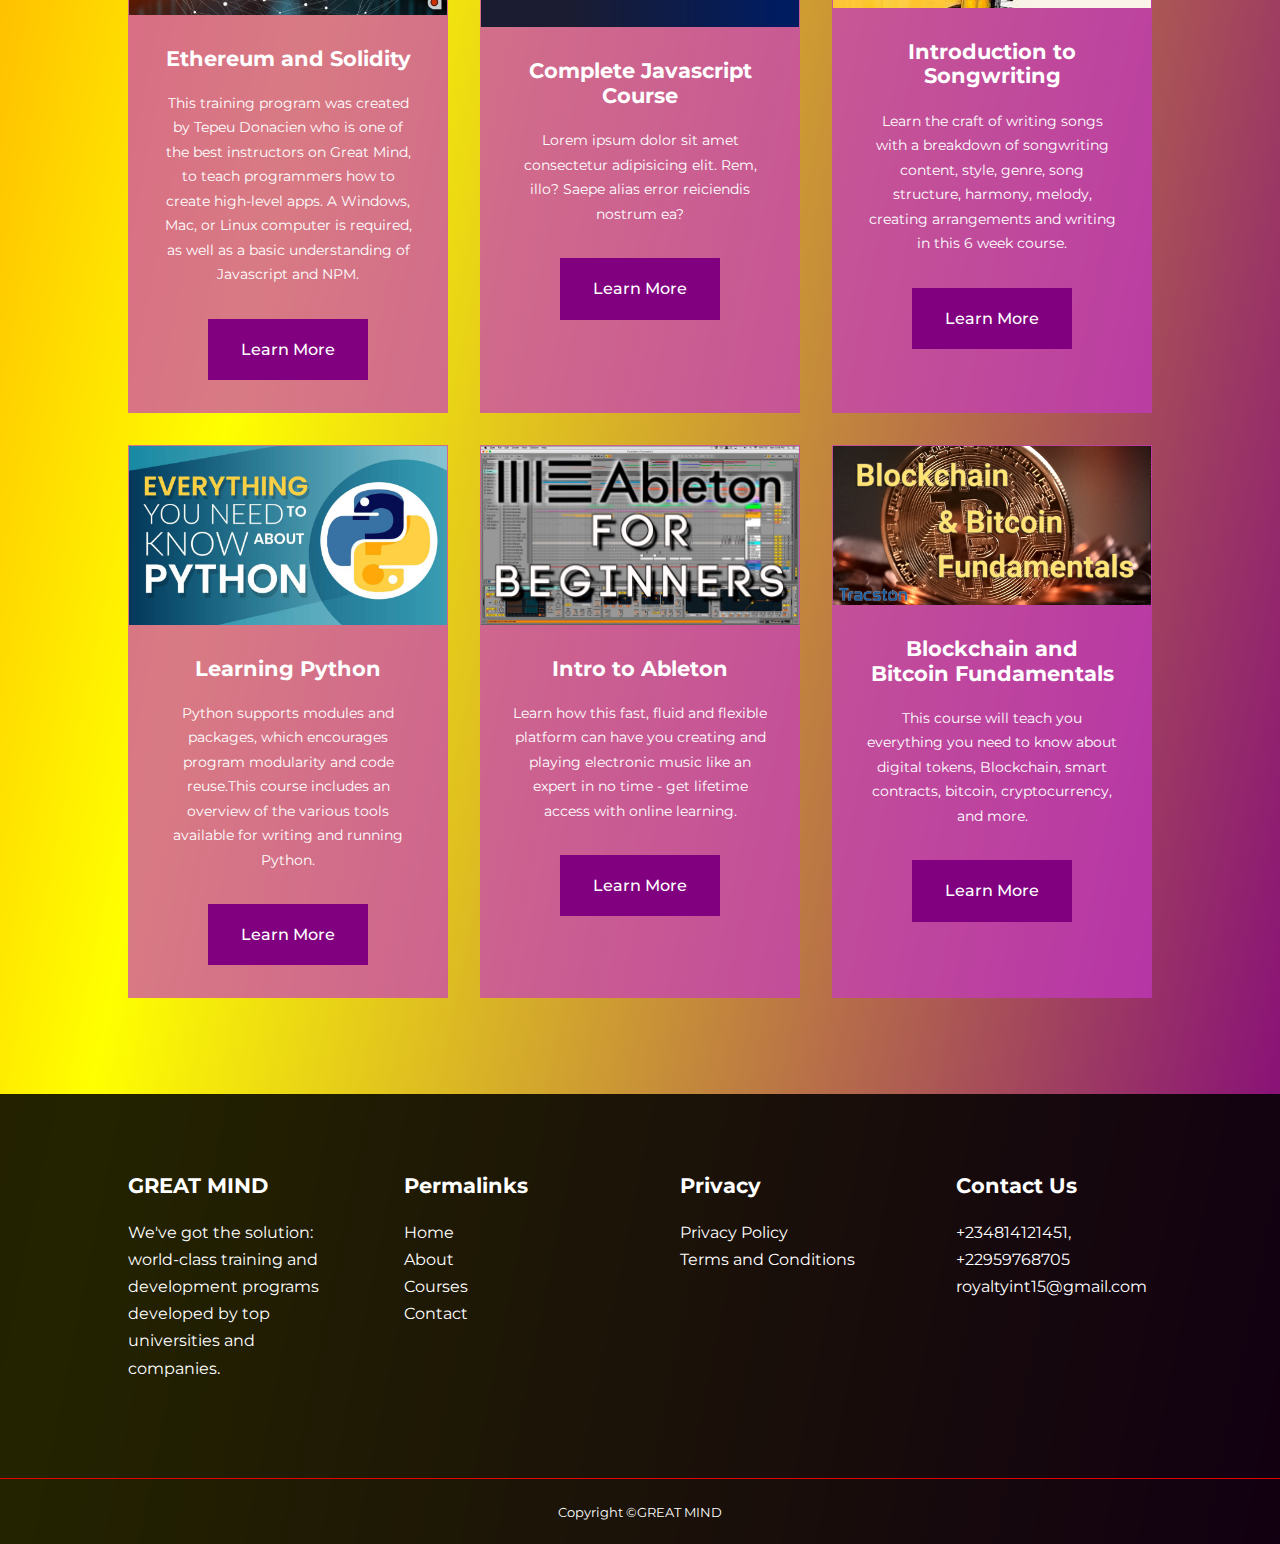
<file: course.html>
<!DOCTYPE html>
<html lang="en">
<head>
    <meta charset="UTF-8">
    <meta http-equiv="X-UA-Compatible" content="IE=edge">
    <meta name="viewport" content="width=device-width, initial-scale=1.0">
    <title>Great Mind School</title>

    <!-- ICON SCOUT-->
    <link rel="stylesheet" href="https://unicons.iconscout.com/release/v4.0.0/css/line.css">.

    <!--GOOGLE FONT-->
    <link rel="preconnect" href="https://fonts.googleapis.com">
<link rel="preconnect" href="https://fonts.gstatic.com" crossorigin>
<link href="https://fonts.googleapis.com/css2?family=Montserrat:wght@300;400;500;600;700;800;900&family=Ubuntu&display=swap" rel="stylesheet">

    <!--ICON-->
    <link rel="icon" href="fav.ico?v=2">

    
    <!--CSS-->
    <link rel="stylesheet" href="css/style.css">
    <style>
        .courses{
            margin-top: 1rem;
        }
        .course{
            background: rgba(197, 57, 197, 0.67);
                text-align: center;
                border: 1px solid transparent;
            }
        .btn {
                display: inline-block;
                background: rgba(255, 0, 0, 0.9);
                color: white;
    }
        body{
            background-image: linear-gradient(to bottom right, red, yellow, purple);
        }

        .course:hover{
    background: rgba(255, 0, 0, 0.9);
    box-shadow: 0 3rem 3rem rgba(0, 0, 0, 0.8);
    transition: var(--transition);
}

.course a{
    background-color: purple;
}
       
    </style>
</head>
<body>
    <!--NAV BAR-->
    <nav>
        <div class="container nav__container">
            <a href="index.html"><h4>GREAT MIND</h4></a>
            <ul class="nav__menu">
                <li><a href="index.html">Home</a></li>
                <li><a href="about.html">About</a></li>
                <li><a href="course.html">Courses</a></li>
                <li><a href="contact.html">Contact</a></li>
            </ul>
             <button id="open-menu-btn"><i class="uil uil-bars"></i></button >
             <button id="close-menu-btn"><i class="uil uil-multiply"></i></button>
        </div>
    </nav>

    <!--COURSES-->
    <section class="courses">
         <div class="container courses__container">
            <articles class="course">
                <div class="course__image">
                    <img src="./images/course-2.jpg" alt="">
                </div>
                <div class="course__info">
                    <h4>Digital Marketing</h4>
                <p>Students in this course will explore the development, production and implementation of digital-marketing delivery methods including, but not limited to, email marketing, web-based marketing, search-engine optimization (SEO), online advertising, and social media.</p>
                <a href="course.html" class="btn btn-primary">Learn More</a>
                </div>
                
            </articles>

            <articles class="course">
                <div class="course__image">
                    <img src="./images/course-1.jpg" alt="">
                </div>
                <div class="course__info">
                    <h4>web Development</h4>
                <p>This course is designed to start you on a path toward future studies in web development and design, no matter how little experience or technical knowledge you have</p>
                <a href="course.html" class="btn btn-primary">Learn More</a>
                </div>
            </articles>

            <articles class="course">
                <div class="course__image">
                    <img src="./images/course-3.jpg" alt="">
                </div>
                <div class="course__info">
                    <h4>Forex Trading</h4>
                <p>The Complete Forex Trading Course is designed to bring you from knowing nothing about Forex to knowing just everything it takes to become a professional trader.</p>
                <a href="course.html" class="btn btn-primary">Learn More</a>
                </div> 
            </articles>

            <articles class="course">
                <div class="course__image">
                    <img src="./images/FGM-course.jpg" alt="">
                </div>
                <div class="course__info">
                    <h4> Financial Risk Manager (FRM)</h4>
                <p>The course will cover measurement techniques for different types of financial risks (equity, fixed income, currency, commodity) and instruments.</p>
                <a href="course.html" class="btn btn-primary">Learn More</a>
                </div> 
            </articles>

            <articles class="course">
                <div class="course__image">
                    <img src="./images/SEO-course.png" alt="">
                </div>
                <div class="course__info">
                    <h4>Online SEO Course with Certification</h4>
                <p>Learn SEO online & rank your website higher on Google with easy, tried & tested strategies taught in Great Mind's online SEO course.</p>
                <a href="course.html" class="btn btn-primary">Learn More</a>
                </div> 
            </articles>

            <articles class="course">
                <div class="course__image">
                    <img src="./images/music-production.jpg" alt="">
                </div>
                <div class="course__info">
                    <h4>Music Production</h4>
                <p>Master the essentials of music production with our range of courses designed for those wanting to take the next step in the music industry.</p>
                <a href="course.html" class="btn btn-primary">Learn More</a>
                </div> 
            </articles>

            <articles class="course">
                <div class="course__image">
                    <img src="./images/financial-model.jpeg" alt="">
                </div>
                <div class="course__info">
                    <h4>Financial Modelling</h4>
                <p>Financial Modeling is the basic tool for fundamental analysis and valuations. Investment bankers use it to arrive at a valuation in M&A or fund raising transactions. Equity Analysts use it to value stocks and come up with buy/sell/hold recommendations.</p>
                <a href="course.html" class="btn btn-primary">Learn More</a>
                </div> 
            </articles>

            <articles class="course">
                <div class="course__image">
                    <img src="./images/photoshop-expert.jpeg" alt="">
                </div>
                <div class="course__info">
                    <h4>Adobe Photoshop Expert Course</h4>
                <p>You will have expert level knowledge of Adobe Photoshop CC in this course, whether you are a beginner, intermediate or have no previous knowledge of Photoshop.</p>
                <a href="course.html" class="btn btn-primary">Learn More</a>
                </div> 
            </articles>

            <articles class="course">
                <div class="course__image">
                    <img src="./images/google analytic.png" alt="">
                </div>
                <div class="course__info">
                    <h4>Google Analytics Course with Certification</h4>
                <p>With this google analytics certification course, you will be able to understand user behavior, measure marketing efforts, & make informed decisions about your website and marketing campaigns' performance.</p>
                <a href="course.html" class="btn btn-primary">Learn More</a>
                </div> 
            </articles>

            <articles class="course">
                <div class="course__image">
                    <img src="./images/cbse.jpg" alt="">
                </div>
                <div class="course__info">
                    <h4>Certified Enterprise Blockchain Security Expert (CBSE)</h4>
                <p>CBSE is a self-paced blockchain course to develop a professional understanding of blockchain security threats. Coming out of the course, you will be able to perform blockchain threat modeling and vulnerability assessments. Students will also learn how to design and develop secure blockchain systems and distributed applications. </p>
                <a href="course.html" class="btn btn-primary">Learn More</a>
                </div> 
            </articles>

            <articles class="course">
                <div class="course__image">
                    <img src="./images/public-sector-financial-report.jpeg" alt="">
                </div>
                <div class="course__info">
                    <h4>Public Sector Financial Reporting</h4>
                <p>Gain an in-depth understanding of the specialised frameworks underpinning public sector financial reporting.

                </p>
                <a href="course.html" class="btn btn-primary">Learn More</a>
                </div> 
            </articles>

            <articles class="course">
                <div class="course__image">
                    <img src="./images/hmtl-css.jpg" alt="">
                </div>
                <div class="course__info">
                    <h4>Advanced HTML & CSS  </h4>
                <p>This course provides more depth on the study of HTML and CSS required for mastering modern performant web page layout.</p>
                <a href="course.html" class="btn btn-primary">Learn More</a>
                </div> 
            </articles>

            <articles class="course">
                <div class="course__image">
                    <img src="./images/ios-development.jpg" alt="">
                </div>
                <div class="course__info">
                    <h4>IOS Development</h4>
                <p>You will start by learning the basics of iOS app development using the Swift programming language and Xcode, Apple's development environment</p>
                <a href="course.html" class="btn btn-primary">Learn More</a>
                </div> 
            </articles>

            <articles class="course">
                <div class="course__image">
                    <img src="./images/certified-blockchain-architect.png" alt="">
                </div>
                <div class="course__info">
                    <h4> Certified Blockchain Architect</h4>
                <p>Great Mind provides this comprehensive blockchain course for enthusiasts interested in creating blockchain-based solutions for corporations and enterprises. This certification will teach you how to transform business needs into technical specifications and gauge the solutions' parameters.</p>
                <a href="course.html" class="btn btn-primary">Learn More</a>
                </div> 
            </articles>

            <articles class="course">
                <div class="course__image">
                    <img src="./images/Finance-for-Non-Financial-Managers.png" alt="">
                </div>
                <div class="course__info">
                    <h4>Finance for Non-Financial Managers</h4>
                <p>Make more informed business decisions by engaging meaningfully with your company's financials.

                </p>
                <a href="course.html" class="btn btn-primary">Learn More</a>
                </div> 
            </articles>

            <articles class="course">
                <div class="course__image">
                    <img src="./images/content-marketing.jpeg" alt="">
                </div>
                <div class="course__info">
                    <h4>Content Marketing</h4>
                <p>Learn how to create a holistic content marketing strategy that attracts and engages your desired target audience and ultimately converts them into paying customers with this Online Content Marketing course.</p>
                <a href="course.html" class="btn btn-primary">Learn More</a>
                </div> 
            </articles>

            <articles class="course">
                <div class="course__image">
                    <img src="./images/data-analysis-for-management.jpg" alt="">
                </div>
                <div class="course__info">
                    <h4>Data Analysis for Management</h4>
                <p>Develop the skills you need to analyse, interpret and communicate data with confidence and impact within your organisation.</p>
                <a href="course.html" class="btn btn-primary">Learn More</a>
                </div> 
            </articles>

            <articles class="course">
                <div class="course__image">
                    <img src="./images/eos-c++.jpg" alt="">
                </div>
                <div class="course__info">
                    <h4>Blockchain Development with EOS and C++</h4>
                <p>This course is aimed at C++ developers who want to learn how to write and deploy smart contracts as well as learn about the dApp ecosystem.  </p>
                <a href="course.html" class="btn btn-primary">Learn More</a>
                </div> 
            </articles>

            <articles class="course">
                <div class="course__image">
                    <img src="./images/pricing.jpeg" alt="">
                </div>
                <div class="course__info">
                    <h4>Pricing: Using Data to Improve Pricing Performance</h4>
                <p>Develop the techniques and guidelines to execute a successful pricing strategy.</p>
                <a href="course.html" class="btn btn-primary">Learn More</a>
                </div> 
            </articles>

            <articles class="course">
                <div class="course__image">
                    <img src="./images/Intermediate-Vocals.jpg" alt="">
                </div>
                <div class="course__info">
                    <h4>Intermediate Vocals</h4>
                <p>Expand your knowledge of the voice as an instrument with our intermediate singing course. Explore different styles, techniques, and genres alongside other vocalists.</p>
                <a href="course.html" class="btn btn-primary">Learn More</a>
                </div> 
            </articles>

            <articles class="course">
                <div class="course__image">
                    <img src="./images/copywriting-training.jpg" alt="">
                </div>
                <div class="course__info">
                    <h4>Copywriting Course with Certification</h4>
                <p>Learn the art of digital copywriting, content writing, and social media content writing to maximize your effort on your copies and eventually amplify your marketing efforts with this Online Copywriting course.</p>
                <a href="course.html" class="btn btn-primary">Learn More</a>
                </div> 
            </articles>

            <articles class="course">
                <div class="course__image">
                    <img src="./images/Solidity-for-Ethereum-Smart-Contracts.jpg" alt="">
                </div>
                <div class="course__info">
                    <h4>Ethereum and Solidity</h4>
                <p>This training program was created by Tepeu Donacien who is one of the best instructors on Great Mind, to teach programmers how to create high-level apps. A Windows, Mac, or Linux computer is required, as well as a basic understanding of Javascript and NPM.</p>
                <a href="course.html" class="btn btn-primary">Learn More</a>
                </div> 
            </articles>

            <articles class="course">
                <div class="course__image">
                    <img src="./images/javascript.png" alt="">
                </div>
                <div class="course__info">
                    <h4>Complete Javascript Course</h4>
                <p>Lorem ipsum dolor sit amet consectetur adipisicing elit. Rem, illo? Saepe alias error reiciendis nostrum ea?</p>
                <a href="course.html" class="btn btn-primary">Learn More</a>
                </div> 
            </articles>

            <articles class="course">
                <div class="course__image">
                    <img src="./images/intro-to-songwriting.jpeg" alt="">
                </div>
                <div class="course__info">
                    <h4>Introduction to Songwriting</h4>
                <p>Learn the craft of writing songs with a breakdown of songwriting content, style, genre, song structure, harmony, melody, creating arrangements and writing in this 6 week course.</p>
                <a href="course.html" class="btn btn-primary">Learn More</a>
                </div> 
            </articles>

            <articles class="course">
                <div class="course__image">
                    <img src="./images/phython.jpg" alt="">
                </div>
                <div class="course__info">
                    <h4>Learning Python</h4>
                <p>Python supports modules and packages, which encourages program modularity and code reuse.This course includes an overview of the various tools available for writing and running Python.</p>
                <a href="course.html" class="btn btn-primary">Learn More</a>
                </div> 
            </articles>

            <articles class="course">
                <div class="course__image">
                    <img src="./images/ableton.jpg" alt="">
                </div>
                <div class="course__info">
                    <h4>Intro to Ableton</h4>
                <p>Learn how this fast, fluid and flexible platform can have you creating and playing electronic music like an expert in no time - get lifetime access with online learning.</p>
                <a href="course.html" class="btn btn-primary">Learn More</a>
                </div> 
            </articles>

            <articles class="course">
                <div class="course__image">
                    <img src="./images/blockchain-bitcoin-fundamentals.png" alt="">
                </div>
                <div class="course__info">
                    <h4>Blockchain and Bitcoin Fundamentals</h4>
                <p>This course will teach you everything you need to know about digital tokens, Blockchain, smart contracts, bitcoin, cryptocurrency, and more.</p>
                <a href="course.html" class="btn btn-primary">Learn More</a>
                </div> 
            </articles>
         </div>
    </section>

    
  <!--FOOTER-->
  <footer>
    <div class="container footer__container">
    <div class="footer__1">
    <a href="index.html" class="footer__logo"><h4>GREAT MIND</h4></a>
    <P>We've got the solution: world-class training and development programs developed by top universities and companies.</P>
    </div>
    
    <div class="footer__2">
    <h4>Permalinks</h4>
    <ul class="permalinks">
        <li><a href="index.html">Home</a></li>
        <li><a href="about.html">About</a></li>
        <li><a href="course.html">Courses</a></li>
        <li><a href="contact.html">Contact</a></li>
    </ul>
    </div>
    
    <div class="footer__3">
        <h4>Privacy</h4>
        <ul class="privacy">
            <li><a href="a">Privacy Policy</a></li>
            <li><a href="a">Terms and Conditions</a></li>
            <li><a href="Refund Policy"></a></li>
        </ul>
    </div>
    
    <div class="footer__4">
        <h4>Contact Us</h4>
        <div>
            <p>+234814121451, +22959768705</p>
            <p>royaltyint15@gmail.com</p>
        </div>
        <ul class="footer__socials">
            <li><a href="a"><i class="uil uil-facebook-f"></i></a></li>
    
            <li><a href="a"><i class="uil uil-instagram-alt"></i></a></li>
    
            <li><a href="a"><i class="uil uil-twitter"></i></a></li>
            
            <li><a href="a"><i class="uil uil-linkedin-alt"></i></a></li>
        </ul>
        
    </div>
    
    </div>
    <div class="footer__copyright">
        <small>Copyright &copy;GREAT MIND</small>
    </div>
     </footer>
     
    <!--JAVASCRIPT-->
        <script src="./main.js"> </script>
    </body>
    </html>
</file>
<file: css/style.css>
* {
    margin: 0;
    padding: 0;
    border: 0;
    outline: 0;
    text-decoration: none;
    list-style: none;
    box-sizing: border-box;
}

:root{
    --color-primary: rgb(255, 117, 117);
    --color-success: #00bf8e;
    --color-warning: #f7c94b;
    --color-danger: rgb(197, 57, 197);
    --color-danger-varient: rgba(247, 88, 66, 0.4);
    --color-white: #ffffff;
    --color-light: rgba(255, 255, 255, 0.7);
    --color-black: #000;
    --color-bg :  rgba(255, 0, 0, 0.9);
    --color-bg1: #e86a74;
    --color-bg2:rgb(228, 65, 65);
   
    --container-width-lg:80%;
    --container-width-md:90%;
    --container-width-sm:94%;

    --transition: all 400ms ease;
  
    
}
 /*BODY */
body {
    font-family: 'Montserrat', sans-serif;
    line-height: 1.7;
    color: var(--color-white);
    background: var(--color-bg);
}

.container{
    width: var(--container-width-lg);
    margin: 0 auto;
}
 
/* SECTION */
section {
    padding: 6rem 0;
}

section h2{
    text-align: center;
    margin-bottom: 4rem;
}

/* HEADING */
h1,h2,h3,h4,h5{
    line-height: 1.2;
}

h1{
    font-size: 2.4rem;
}

h2{
    font-size: 2rem;
}

h3{
    font-size: 1.6rem;
}

h4{
   font-size: 1.3rem;
}
 
/* ANCHOR TAG */
a{
    color: var(--color-white);
}

/* IMAGE */
img{
    width: 100%;
    display: block;
    object-fit: cover;
}

/* BUTTON*/
.btn {
    display: inline-block;
    background: var(--color-danger);
    color: var(--color-white);
    padding: 1rem 2rem;
    border: 1px solid transparent;
    font-weight: 500;
    transition: var(--transition);
}

.btn:hover{
    background: transparent;
    color: var(--color-white);
    border-color: var(--color-white);
}

.btn-primary{
    background: var(--color-danger);
    color: var(--color-white);
}

/* NAV BAR */
nav {
    background: transparent;
    width: 100vw;
    height: 5rem;
    position: fixed;
    top: 0;
    z-index: 11;
}
/* change navbar scroll using js*/
.window-scroll{
    background: var(--color-black);
box-shadow: 0 1rem 2rem rgba(0, 0, 0, 0.3);
}
.nav__container {
    height: 100%;
    display: flex;
    justify-content: space-between;
    align-items: center;
}

nav button{
    display: none;
}

.nav__menu{
    display: flex;
    align-items: center;
    gap: 4rem;
}

.nav__menu a{
    font-size: 0.9rem;
    transition: var(--transition);
}

.nav__menu a:hover {
    color: var(--color-bg);

}

/* HEADER */
header{
    position: relative;
    top: 3rem;
    overflow: hidden;
    height: 60vw;
    margin-left: 2rem;
    margin-bottom: 3rem;
    background: transparent;

}

.header__container{
    display: grid;
    grid-template-columns: 1fr 1fr;
    align-items: center;
    gap: 5rem;
    height: 100%;
}
.header__left p{
    margin: 1rem 0 2.4rem;
  
}


/* CATEGORIES */
#grad {
    background-image: linear-gradient(to bottom right, red, yellow);
  }
  .categories{
    height: 50rem;
  }
.categories h1{
    line-height: 1;
    margin-bottom: 3rem;
}
.categories__container{
    display: grid;
    grid-template-columns: 40% 60%;
    gap: 4rem;

}
.categories__left{
    margin-right: 4rem;
}
.categories__left p{
    margin: 1rem 0 3rem;

}
.categories__right{
    display: grid;
    grid-template-columns: repeat(3, 1fr);
    gap: 1.2rem;
    margin-right: 3rem;
}
.category{
    background: var(--color-bg2);
    padding: 2rem;
    border-radius: 2rem;
    transition: var(--transition);
}
.category:hover{
    box-shadow: 0 3rem 3rem rgba(0, 0, 0, 0.3);
    z-index: 1;
}
.category:nth-child(1) .category__icon{
    background: var(--color-danger);
}
.category:nth-child(2) .category__icon{
    background: var(--color-success);
}
.category:nth-child(4) .category__icon{
    background: var(--color-success);
}
.category:nth-child(6) .category__icon{
    background: var(--color-danger);
}
.category__icon{
    background: var(--color-primary);
    padding: 0.7rem;
    border-radius: 0.9rem;
}
.category h5{
    margin: 2rem 0 1rem;
}
.category p{
    font-size: 0.85rem;
}

/* POPULAR COURSES */
.courses{
    margin-top: 7rem;
   
}
.courses__container{
    display: grid;
    grid-template-columns: repeat(3, 1fr);
    gap: 2rem;
}
.course{
   background: var(--color-bg2);
    text-align: center;
    border: 1px solid transparent;
    position: relative;
}

.course__info{
    padding: 2rem;
}
.course:hover{
    background: transparent;
    box-shadow: 0 3rem 3rem rgba(0, 0, 0, 0.8);
    transition: var(--transition);
}
.course__info p{
    margin: 1.2rem 0 2rem;
    font-size: 0.9rem;
}

/* FREQUENTLY ASKED QUESTIONS */
.faqs{
    background: linear-gradient(to bottom left, red, purple);
    box-shadow: inset 0 0 3rem rgba(255, 255, 0, 0.5);
}

.faqs__container{
    display: grid;
    grid-template-columns: 1fr 1fr;
    gap: 1rem;
}

.faq{
    padding: 2rem;
    display: flex;
    align-items: center;
    gap: 1.4rem;
    height: fit-content;
    background:var(--color-black);
    cursor: pointer;
}
.faq h4{
    font-size: 1rem;
    line-height: 2.2;
}

.faq__icon{
    align-self: flex-start;
    font-size: 1.2rem;
}

.faq p {
    margin-top: 0.8rem;
    display: none;
}
.faq.open p {
display: block;
}


/* TESTIMONIALS */
.testimonial__container{
    overflow-x: hidden;
    position: relative;
    margin-bottom: 5rem;
}
.testimonial{
    padding-top: 2rem;
}
.avatar{
    width: 7rem;
    height: 7rem;
    border-radius: 50%;
    overflow: hidden;
    margin: 0 auto 1rem;
    border: 5px solid var(--color-black);
}

.testimonial__info {
    text-align: center;
}
.testimonial__body{
    background-image: linear-gradient(to bottom right, red, black);
    padding: 2rem;
    margin-top: 3rem;
    position: relative;
}
.testimonial__body::before{
    content: "";
    display: block;
    background-image:linear-gradient( 135deg, transparent,black, transparent, black);
    width: 3rem;
    height: 3rem;
    position: absolute;
    z-index: -1;
    left: 50%;
    top: -1.5rem;
    transform: rotate(45deg);
}

/* FOOTER */
footer{
    background: rgba(0, 0, 0, 0.863);
    padding-top: 5rem;
    font-size: 0.9;
}

.footer__container{
    display: grid;
    grid-template-columns: repeat(4, 1fr);
    gap: 5rem;
}

.footer__container >div h4{
    margin-bottom: 1.2rem;
}

.footer__1 p{
    margin: 0 0 2rem;
}

.footer ul li {
    margin-bottom: 0.7rem;
}

.footer ul li a:hover{
    text-decoration: underline;
}

.footer__socials{
    display: flex;
    gap: 1rem;
    font-size: 1.2rem;
    margin-top: 2rem;
}

.footer__copyright{
    text-align: center;
    margin-top: 4rem;
    padding: 1.2rem 0;
    border-top: 1px solid var(--color-bg);
}




/******************MEDIA QUERY TABLET **********/
@media screen and (max-width: 1024px) {
    .container{
        width: var(--container-width-md);
    }
    h1{
        font-size: 2.2rem;
    }
    h2{
        font-size: 1.7rem;
    }
    h3{
        font-size: 1.4rem;
    }
    h4{
        font-size: 1.2rem;
    }

    /*****NAV BAR***/
    nav button{
        display: inline-block;
        background: transparent;
        font-size: 1.8rem;
        color: var(--color-white);
        cursor: pointer;
    }

    nav button#close-menu-btn{
        display: none;
    }

    .nav__menu{
        position: fixed;
        top: 5rem;
        right: 5%;
        height: fit-content;
        width: 18rem;
        flex-direction: column;
        gap: 0;
        display: none;
    }

    .nav__menu li{
        width: 100%;
        height: 5.8rem;
        animation: animateNavItems 400ms linear forwards;
        transform-origin: top right;
        opacity: 0;
    }

    .nav__menu li:nth-child(2){
        animation-delay: 200ms;
    }
    .nav__menu li:nth-child(3){
        animation-delay: 300ms;
    }
    .nav__menu li:nth-child(4){
        animation-delay: 400ms;
    }

    @keyframes animateNavItems {
        0%{
            transform: rotateZ(-90deg) rotateX(90deg) scale(0.1);
        }
        100%{
            transform: rotateZ(0)  rotateX(0) scale(1);
            opacity: 1;
        }
    }
/****** NAV BAR   ********/
    .nav__menu li a {
       background-image:  linear-gradient(to bottom right, red, black);
        box-shadow: -4rem 6rem 10rem rgba(0, 0, 0, 0.6);
        width: 100%;
        height: 100%;
        display: grid;
        place-items: center;

    }

    .nav__menu li a:hover {
        background: var(--color-bg);
        color: var(--color-white);

    }

    /************* HEADER *********/
    header {
        height: 52vh;
        margin-bottom: 4rem;
    }

    .header

    .header__container{
        gap: 0;
        padding-bottom: 3rem;
    }

    /*********** CATEGORIES ******/
    .categories{
        height: auto;
    }
    .categories__container{
        grid-template-columns: 1fr;
        gap: 3rem;
    }

    .categories__left{
        margin-right: 0;
    }

    /*******POPULAR COURSES **********/
    .courses{
        margin-top: 0;
    }
    .courses__container{
        grid-template-columns: 1fr 1fr;
    }

    /******** FAQS **********/
    .faqs__container{
        grid-template-columns: 1fr 1fr;
    }
    .faq{
        padding: 1.5rem;
    }

    /********* FOOTER ***********/
    .footer__container{
        grid-template-columns: 1fr 1fr;
    }
}


/************ MOBILE MEDIA QUERY ***********/
@media screen and (max-width: 900px){
    .container{
        width: var(--container-width-sm);
    }

    /*******NAV BAR *****/
    nav__menu{
        right: 3%;
    }

    /******* HEADER ********/
    header{
        height: 100vh;
    }

    .header__container{
        grid-template-columns: 1fr;
        text-align: center;
        margin-top: 1.5rem;
    }
    .header__left p{
        margin-bottom: 1.3rem;
    }

    /******* CATEGORIES *********/
    .categories__right{
        grid-template-columns: 1fr 1fr;
        gap: 0.7rem;
    }
    .category{
        padding: 1rem;
        border-radius: 1rem;
    }
    .category__icon{
        margin-top: 4px;
        display: inline-block;
    }

    /******* POPULAR COURSES *******/
    .courses__container{
        grid-template-columns: 1fr;
    }

    /******** FAQS *******/
    .faqs__container{
        grid-template-columns: 1fr;
    }

    /******* TESTIMONIALS ******/
    .testimonial__body{
        padding: 4.2rem;
    }

    /******** FOOTER ********/
    .footer__container{
        grid-template-columns: 1fr;
        text-align: center;
        gap: 2rem;
    }
    .footer__1 p{
        margin: 1rem auto;
    }
    .footer__socials{
        justify-content: center;
    }
}
/*   background-image: linear-gradient(to bottom right, purple, red);*/
</file>
<file: css/about.css>
:root{
    --color-primary: rgb(255, 117, 117);
    --color-success: #00bf8e;
    --color-warning: #f7c94b;
    --color-danger: rgb(197, 57, 197);
    --color-danger-varient: rgba(247, 88, 66, 0.4);
    --color-white: #ffffff;
    --color-light: rgba(255, 255, 255, 0.7);
    --color-black: #000;
    --color-bg :  rgba(255, 0, 0, 0.9);
    --color-bg1: #e86a74;
    --color-bg2:rgb(228, 65, 65);
   
    --container-width-lg:80%;
    --container-width-md:90%;
    --container-width-sm:94%;

    --transition: all 400ms ease;
  
    
}

/******** NAV BAR **********/
nav {
    background: var(--color-bg);
    width: 100vw;
    height: 5rem;
    position: fixed;
    top: 0;
    z-index: 11;
}



/*******INTRO******/



/*********** ACHIEVEMENT ********/
.about__achievements{
    margin-top: 3rem;
    background: rgba(96, 91, 159, 0.84);
}

.about__achievements-container{
    display: grid;
    grid-template-columns: 40% 60%;
    gap: 5rem;
}

.about__achievements-right >p{
    margin: 1.6rem 0 2.5rem;
}

.achievements__cards{
    display: grid;
    grid-template-columns: repeat(3, 1fr);
    gap: 1.5rem;
}

.achievement__card{
    background: var(--color-bg);
    padding: 1.6rem;
    border-radius: 1rem;
    text-align: center;
}

.achievements__card:hover{
    background: black;
    box-shadow: 0 3rem 3rem rgba(0, 0, 0, 0.3);
}

.achievement__icon{
    background: rgba(96, 91, 159, 0.84);
    padding: 0.6rem;
    border-radius: 1rem;
    display: inline-block;
    margin-bottom: 2rem;
    font-size: 2rem;
}
.achievement__card:nth-child(2) .achievement__icon{
    background: var(--color-success);

}

.achievement__card:nth-child(3) .achievement__icon{
    background: var(--color-warning);

}

.achievement__card p{
    margin-top: 1rem;
}

/********** TEAMS*******/
.team{
    background: linear-gradient(to bottom left, red, purple);
    box-shadow: inset 0 0 3rem rgba(255, 255, 0, 0.5);
}
.team__container{
    display: grid;
    grid-template-columns: repeat(4, 1fr);
    gap: 2rem;
}
.team__member{
    background:linear-gradient(to bottom left, red, #ffff0080, purple); 
    padding: 2rem;
    border: 1px solid transparent;
    transition: var(--transition);
    position: relative;
    overflow: hidden;
    border-radius: 20px 5px;
}

.team__member:hover{
    background: transparent;
    border-color: linear-gradient(to bottom left, red, #ffff0080, purple);
}

.team__member-image img{
    filter: saturate(0);
}

.team__member:hover img{
    filter: saturate(1);
}

.team__member-info{
    text-align: center;
    margin-top: 1.4rem;
}

.team__member-info p{
    color: var(--color-light);
}

.team__member-socials{
    position: absolute;
    top: 50%;
    transform: translateY(-50%);
    right: -100%;
    display: flex;
    flex-direction: column;
    background:  linear-gradient(to bottom left, red, #ffff0080, purple);
    border-radius: 1rem 0 0 1rem;
    box-shadow: -2rem - 2rem rgba(0, 0, 0, 0.3);
}

.team__member:hover .team__member-socials{
    right: 0;
    transition: var(--transition);
}

.team__member-socials a{
    padding: 0.5rem;
}



/**********TABLET MEDIA QUERIES ******/

@media screen and (max-width: 1024px) {

    /********** INTRO *******/
    


    /**********ACHIEVEMENTS ******/
    .about__achievements{
        margin-top: 2rem;
    }

    .about__achievements-container{
        grid-template-columns: 1fr;
        gap: 4rem;
    }

    .about__achievements-left{
        width: 80%;
        margin: 0 auto;
    }
    .achievement-long-p{
        margin-bottom: 2rem;
    }

    /**********TEAM ******/
    .team__container{
        grid-template-columns: repeat(3,1fr);
        gap: 1.5rem;

    }

    .team__member{
        padding: 1rem;
    }
}

/**********TABLET MEDIA QUERIES ******/
@media screen and (max-width:600px) {


    /********** ACHIEVEMENT ******/

    
    .achievements__cards{
        grid-template-columns: 1fr 1fr;
        gap: 0.7rem;
    }
    /********** TEAM ******/
    .team__container{
        grid-template-columns: 1fr 1fr;
        gap: 0.7rem;
    }

    .team__member{
        padding: 0;
    }

    .team__member p{
        margin-bottom: 1.5rem;
    }
}
</file>
<file: css/contact.css>
:root{
    --color-primary: rgb(255, 117, 117);
    --color-success: #00bf8e;
    --color-warning: #f7c94b;
    --color-danger: rgb(197, 57, 197);
    --color-danger-varient: rgba(247, 88, 66, 0.4);
    --color-white: #ffffff;
    --color-light: rgba(255, 255, 255, 0.7);
    --color-black: #000;
    --color-bg :  rgba(255, 0, 0, 0.9);
    --color-bg1: #e86a74;
    --color-bg2:rgb(228, 65, 65);
   
    --container-width-lg:80%;
    --container-width-md:90%;
    --container-width-sm:94%;

    --transition: all 400ms ease;
  
    
}



.contact__container{
    background: rgba(255, 0, 0);
    padding: 4rem;
    display: grid;
    grid-template-columns: 40% 60% ;
    gap: 4rem;
    height: 40rem;
    margin: 7rem auto;
    border-radius: 1rem;
}
 
/******** ASIDE **************/
.contact__aside{
    background: var(--color-bg2);
    padding: 3rem;
    border-radius: 1rem;
    position: relative;
    bottom: 10rem;
}

.aside__image{
    width: 12rem;
    margin-bottom: 2rem;
}
  
.contact__aside h2{
    text-align: left;
    margin-bottom: 1rem;
}

.contact__aside p{
    font-size:0.9 ;
    margin-bottom: 2rem;
}

.contact__details li{
    display: flex;
    gap: 1rem;
    align-items: center;
    margin-bottom: 1rem;
}

.contact__socials{
    display: flex;
    gap: 0.8rem;
    margin-top: 3rem;
}

.contact__socials a{
    background: rgba(0, 0, 0, 0.52);
    padding: 0.5rem;
    border-radius: 50%;
    font-size: 0.9rem;
    transition: var(--transition);
}

.contact__socials a:hover{
    background: transparent;
}


/*************FORM ************/
    form{
        display: flex;
        flex-direction: column;
        gap: 1.2rem;
        margin-right: 4rem;
    }

    .form__name{
        display: flex;
        gap: 1.2rem;
    }

    form input[type="text"]{
        width: 50%;
    }

    input,textarea{
        width: 100%;
        padding: 1rem;
        background: purple;
        color: white;
    }

    form .btn{
        width: max-content;
        cursor: pointer;
        margin-top: 1rem;
        background: var(--color-bg2);
    }

    /************* MEDIA QUERY TABLET ************/
    @media screen and (max-width:1024px) {
       contact{
        padding-bottom : 0; 
       }

       .contact__container{
        gap: 1.5rem;
        margin-top: 3rem;
        height: auto;
        padding: 1.5rem;
       }

       .contact__aside{
        width: auto;
        padding: 1.5rem;
        bottom: 0;
       }

       form{
        align-self: center;
        margin-right: 1.5;
       }
    }



    
    /************* MEDIA QUERY PHONE************/
    @media screen and (max-width:600px){

        .contact__container{
            grid-template-columns: 1fr;
            gap: 3rem;
            margin-top: 0;
            padding: 0;
           }
    
           form{
            align-self: center;
            margin: 0 1.5rem 3rem;
           }

           .form__name{
            flex-direction: column;
           }

           .form__name input[type="text"]{
            width: 100%;
           }
    }
</file>
